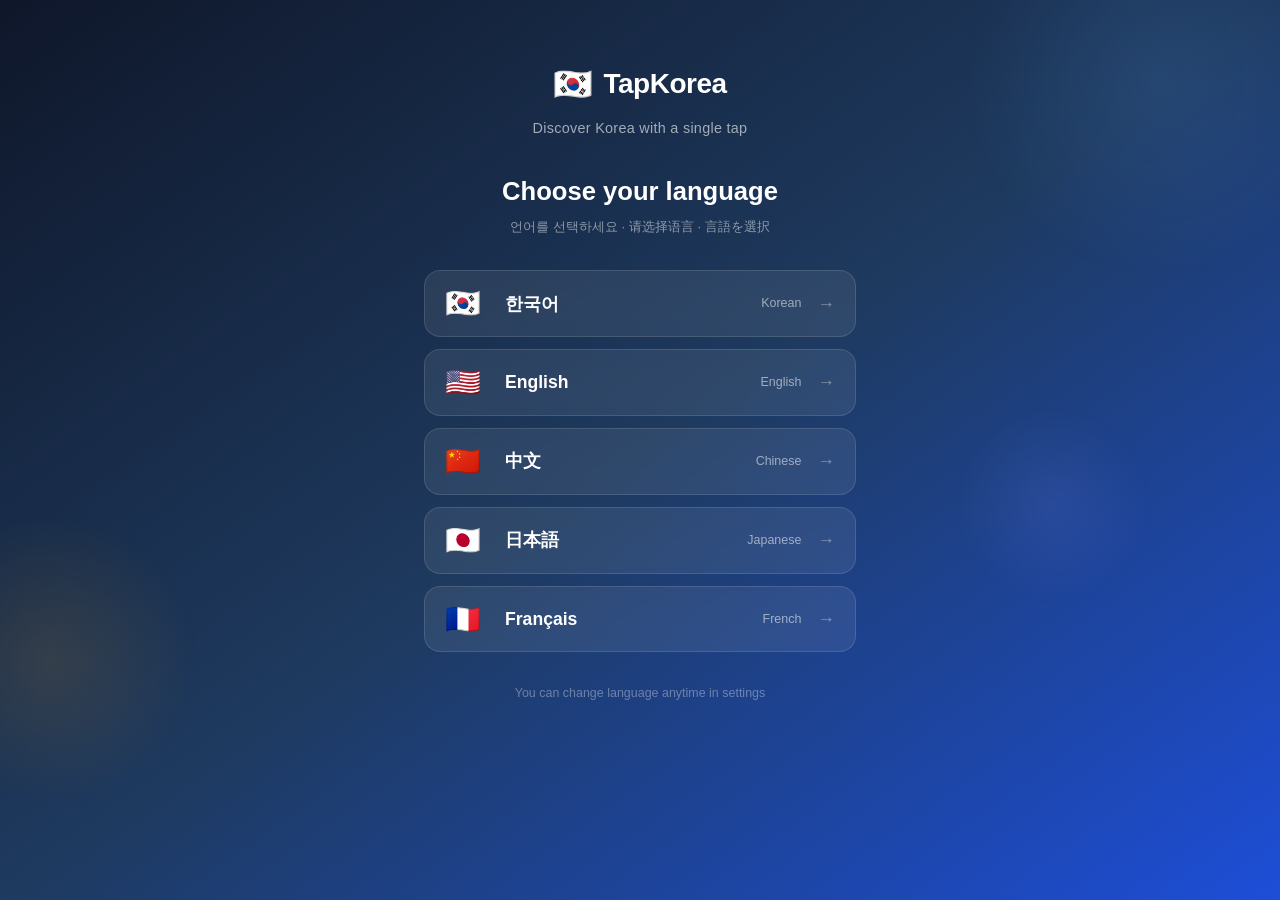
<file: index.html>
<!DOCTYPE html>
<html lang="en">
<head>
  <meta charset="UTF-8" />
  <meta name="viewport" content="width=device-width, initial-scale=1.0, viewport-fit=cover" />
  <title>TapKorea — Select Language</title>
  <link rel="stylesheet" href="styles.css" />
</head>
<body class="lang-select-page">

  <div class="lang-bg">
    <div class="lang-bg-circle c1"></div>
    <div class="lang-bg-circle c2"></div>
    <div class="lang-bg-circle c3"></div>
  </div>

  <main class="lang-container">

    <header class="lang-header">
      <div class="lang-logo">
        <span class="lang-logo-icon">🇰🇷</span>
        <span class="lang-logo-text">TapKorea</span>
      </div>
      <p class="lang-tagline">Discover Korea with a single tap</p>
    </header>

    <section class="lang-prompt">
      <h1 class="lang-title">Choose your language</h1>
      <p class="lang-subtitle">언어를 선택하세요 · 请选择语言 · 言語を選択</p>
    </section>

    <div class="lang-grid" role="list">

      <button class="lang-btn" data-lang="ko" data-name="한국어" role="listitem"
              onclick="selectLanguage('ko')">
        <span class="lang-flag">🇰🇷</span>
        <span class="lang-native">한국어</span>
        <span class="lang-english">Korean</span>
        <span class="lang-arrow">→</span>
      </button>

      <button class="lang-btn" data-lang="en" data-name="English" role="listitem"
              onclick="selectLanguage('en')">
        <span class="lang-flag">🇺🇸</span>
        <span class="lang-native">English</span>
        <span class="lang-english">English</span>
        <span class="lang-arrow">→</span>
      </button>

      <button class="lang-btn" data-lang="zh" data-name="中文" role="listitem"
              onclick="selectLanguage('zh')">
        <span class="lang-flag">🇨🇳</span>
        <span class="lang-native">中文</span>
        <span class="lang-english">Chinese</span>
        <span class="lang-arrow">→</span>
      </button>

      <button class="lang-btn" data-lang="ja" data-name="日本語" role="listitem"
              onclick="selectLanguage('ja')">
        <span class="lang-flag">🇯🇵</span>
        <span class="lang-native">日本語</span>
        <span class="lang-english">Japanese</span>
        <span class="lang-arrow">→</span>
      </button>

      <button class="lang-btn" data-lang="fr" data-name="Français" role="listitem"
              onclick="selectLanguage('fr')">
        <span class="lang-flag">🇫🇷</span>
        <span class="lang-native">Français</span>
        <span class="lang-english">French</span>
        <span class="lang-arrow">→</span>
      </button>

    </div>

    <footer class="lang-footer">
      <p>You can change language anytime in settings</p>
    </footer>

  </main>

  <!-- Transition overlay -->
  <div class="transition-overlay" id="transitionOverlay"></div>

  <script src="app.js"></script>
  <script>
    // If language already saved, skip directly to map
    (function () {
      const saved = localStorage.getItem('tapkorea_lang');
      if (saved) {
        window.location.replace('map.html');
      }
    })();

    function selectLanguage(lang) {
      const btn = document.querySelector(`[data-lang="${lang}"]`);
      if (btn) {
        // Visual feedback
        document.querySelectorAll('.lang-btn').forEach(b => b.classList.remove('selected'));
        btn.classList.add('selected');
      }

      // Save to localStorage
      localStorage.setItem('tapkorea_lang', lang);

      // Animate out and navigate
      const overlay = document.getElementById('transitionOverlay');
      overlay.classList.add('active');
      setTimeout(() => {
        window.location.href = 'map.html';
      }, 400);
    }
  </script>
</body>
</html>
</file>
<file: styles.css>
/* ===================================================
   TapKorea — Mobile-First Styles
   =================================================== */

/* ── Reset & Base ── */
*, *::before, *::after { box-sizing: border-box; margin: 0; padding: 0; }

:root {
  --c-primary:    #3B82F6;
  --c-primary-dk: #1D4ED8;
  --c-accent:     #F59E0B;
  --c-accent-lt:  #FEF3C7;
  --c-red:        #EF4444;
  --c-green:      #10B981;
  --c-bg:         #F8FAFC;
  --c-surface:    #FFFFFF;
  --c-border:     #E2E8F0;
  --c-text:       #0F172A;
  --c-muted:      #64748B;
  --c-subtle:     #94A3B8;

  --radius-sm: 10px;
  --radius-md: 16px;
  --radius-lg: 24px;
  --radius-xl: 32px;

  --shadow-sm: 0 1px 3px rgba(0,0,0,.08), 0 1px 2px rgba(0,0,0,.05);
  --shadow-md: 0 4px 16px rgba(0,0,0,.10);
  --shadow-lg: 0 12px 40px rgba(0,0,0,.15);

  --safe-top:    env(safe-area-inset-top, 0px);
  --safe-bottom: env(safe-area-inset-bottom, 0px);

  --nav-h: 64px;
  --header-h: 118px; /* updated; set dynamically via JS */
}

html { font-size: 16px; -webkit-text-size-adjust: 100%; }

body {
  font-family: -apple-system, BlinkMacSystemFont, 'Segoe UI', 'Noto Sans KR',
               'Noto Sans SC', 'Noto Sans JP', sans-serif;
  background: var(--c-bg);
  color: var(--c-text);
  line-height: 1.5;
  overscroll-behavior: none;
}

button { cursor: pointer; border: none; background: none; font: inherit; }
input  { font: inherit; border: none; outline: none; background: none; }

/* ===================================================
   LANGUAGE SELECTION PAGE
   =================================================== */

body.lang-select-page {
  min-height: 100dvh;
  background: linear-gradient(145deg, #0F172A 0%, #1E3A5F 50%, #1D4ED8 100%);
  display: flex;
  align-items: stretch;
  overflow: hidden;
}

.lang-bg { position: fixed; inset: 0; pointer-events: none; overflow: hidden; }

.lang-bg-circle {
  position: absolute;
  border-radius: 50%;
  opacity: .12;
  animation: floatCircle 8s ease-in-out infinite;
}
.lang-bg-circle.c1 {
  width: 400px; height: 400px;
  background: radial-gradient(circle, #60A5FA, transparent 70%);
  top: -120px; right: -80px;
  animation-delay: 0s;
}
.lang-bg-circle.c2 {
  width: 300px; height: 300px;
  background: radial-gradient(circle, #F59E0B, transparent 70%);
  bottom: 10%; left: -100px;
  animation-delay: -3s;
}
.lang-bg-circle.c3 {
  width: 200px; height: 200px;
  background: radial-gradient(circle, #818CF8, transparent 70%);
  top: 45%; right: 10%;
  animation-delay: -5s;
}

@keyframes floatCircle {
  0%, 100% { transform: translateY(0) scale(1); }
  50%       { transform: translateY(-24px) scale(1.05); }
}

.lang-container {
  position: relative;
  z-index: 1;
  width: 100%;
  max-width: 480px;
  margin: 0 auto;
  padding: calc(var(--safe-top) + 40px) 24px calc(var(--safe-bottom) + 32px);
  display: flex;
  flex-direction: column;
  gap: 32px;
  animation: fadeSlideUp .5s ease both;
}

@keyframes fadeSlideUp {
  from { opacity: 0; transform: translateY(24px); }
  to   { opacity: 1; transform: translateY(0); }
}

.lang-header { text-align: center; }

.lang-logo {
  display: inline-flex;
  align-items: center;
  gap: 10px;
  margin-bottom: 10px;
}
.lang-logo-icon { font-size: 2rem; }
.lang-logo-text {
  font-size: 1.75rem;
  font-weight: 800;
  color: #fff;
  letter-spacing: -.5px;
}

.lang-tagline {
  color: rgba(255,255,255,.6);
  font-size: .9rem;
  letter-spacing: .02em;
}

.lang-prompt { text-align: center; }

.lang-title {
  font-size: 1.6rem;
  font-weight: 700;
  color: #fff;
  margin-bottom: 6px;
}

.lang-subtitle {
  font-size: .82rem;
  color: rgba(255,255,255,.5);
  line-height: 1.7;
}

.lang-grid {
  display: flex;
  flex-direction: column;
  gap: 12px;
}

.lang-btn {
  display: grid;
  grid-template-columns: 48px 1fr auto auto;
  align-items: center;
  gap: 12px;
  width: 100%;
  padding: 18px 20px;
  background: rgba(255,255,255,.08);
  border: 1.5px solid rgba(255,255,255,.12);
  border-radius: var(--radius-md);
  color: #fff;
  text-align: left;
  transition: background .18s, border-color .18s, transform .15s;
  -webkit-tap-highlight-color: transparent;
  backdrop-filter: blur(8px);
}
.lang-btn:active  { transform: scale(.97); }
.lang-btn.selected,
.lang-btn:hover   {
  background: rgba(59,130,246,.35);
  border-color: rgba(59,130,246,.7);
}

.lang-flag   { font-size: 1.8rem; line-height: 1; }
.lang-native { font-size: 1.1rem; font-weight: 700; }
.lang-english {
  font-size: .78rem;
  color: rgba(255,255,255,.55);
  justify-self: end;
  padding-right: 4px;
}
.lang-arrow {
  font-size: 1.1rem;
  color: rgba(255,255,255,.4);
  transition: transform .18s, color .18s;
}
.lang-btn:hover .lang-arrow,
.lang-btn.selected .lang-arrow {
  transform: translateX(4px);
  color: #fff;
}

.lang-footer {
  text-align: center;
  color: rgba(255,255,255,.35);
  font-size: .78rem;
}

/* ===================================================
   PAGE TRANSITION OVERLAY
   =================================================== */

.transition-overlay {
  position: fixed;
  inset: 0;
  background: #0F172A;
  z-index: 9999;
  pointer-events: none;
  opacity: 0;
  transition: opacity .35s ease;
}
.transition-overlay.active { opacity: 1; }

/* ===================================================
   MAP PAGE — BASE
   =================================================== */

body.map-page {
  height: 100dvh;
  overflow: hidden;
}

/* ── App Header ── */
.app-header {
  position: fixed;
  top: 0; left: 0; right: 0;
  z-index: 1000;
  background: var(--c-surface);
  border-bottom: 1px solid var(--c-border);
  padding-top: var(--safe-top);
  box-shadow: var(--shadow-sm);
}

.app-header-inner {
  display: flex;
  align-items: center;
  justify-content: space-between;
  padding: 12px 16px 0;
}

.app-header-left {
  display: flex;
  align-items: center;
  gap: 8px;
}
.app-logo-icon { font-size: 1.4rem; }
.app-logo-name {
  font-size: 1.15rem;
  font-weight: 800;
  color: var(--c-primary);
  letter-spacing: -.3px;
}

.app-header-right { display: flex; gap: 4px; }

.icon-btn {
  width: 40px; height: 40px;
  border-radius: 50%;
  display: flex;
  align-items: center;
  justify-content: center;
  font-size: 1.2rem;
  color: var(--c-text);
  transition: background .15s;
  -webkit-tap-highlight-color: transparent;
}
.icon-btn:active { background: var(--c-bg); }

.search-bar-wrap { padding: 10px 16px 12px; }

.search-bar {
  display: flex;
  align-items: center;
  gap: 10px;
  background: var(--c-bg);
  border: 1.5px solid var(--c-border);
  border-radius: var(--radius-xl);
  padding: 10px 14px;
  transition: border-color .18s, box-shadow .18s;
}
.search-bar:focus-within {
  border-color: var(--c-primary);
  box-shadow: 0 0 0 3px rgba(59,130,246,.12);
}

.search-icon { font-size: 1rem; color: var(--c-muted); flex-shrink: 0; }

.search-input { flex: 1; font-size: .95rem; color: var(--c-text); }
.search-input::placeholder { color: var(--c-subtle); }

.search-clear {
  font-size: .85rem;
  color: var(--c-muted);
  padding: 2px 4px;
  border-radius: 50%;
  opacity: 0;
  transition: opacity .15s;
  pointer-events: none;
}
.search-clear.visible { opacity: 1; pointer-events: auto; }

/* ===================================================
   LEAFLET MAP — FULL SCREEN
   =================================================== */

#map {
  position: fixed;
  top: var(--header-h);
  left: 0; right: 0;
  /* Use env() directly so the map never extends under the nav on any device */
  bottom: calc(var(--nav-h) + env(safe-area-inset-bottom, 0px));
  z-index: 10;
  background: #e8f0f8;
}

/* ── Custom emoji markers ── */
.map-marker-wrapper {
  background: transparent !important;
  border: none !important;
}

.map-marker-pin {
  width: 44px; height: 52px;
  display: flex;
  flex-direction: column;
  align-items: center;
  justify-content: center;
  cursor: pointer;
  filter: drop-shadow(0 3px 6px rgba(0,0,0,.35));
  transition: transform .15s;
}

.map-marker-pin:active { transform: scale(.88); }

.map-marker-pin .pin-bubble {
  width: 40px; height: 40px;
  background: #fff;
  border-radius: 50% 50% 50% 4px;
  transform: rotate(-45deg);
  display: flex;
  align-items: center;
  justify-content: center;
  box-shadow: 0 2px 8px rgba(0,0,0,.2);
  border: 2.5px solid var(--c-primary);
  transition: border-color .2s, transform .2s;
  flex-shrink: 0;
}

.map-marker-pin .pin-bubble.category-heritage { border-color: #7C3AED; }
.map-marker-pin .pin-bubble.category-culture  { border-color: #059669; }
.map-marker-pin .pin-bubble.category-landmark { border-color: #2563EB; }
.map-marker-pin .pin-bubble.category-shopping { border-color: #DB2777; }

.map-marker-pin .pin-bubble span {
  font-size: 1.1rem;
  line-height: 1;
  transform: rotate(45deg);
  display: block;
}

.map-marker-pin .pin-tail {
  width: 3px; height: 10px;
  background: var(--c-primary);
  border-radius: 0 0 2px 2px;
  margin-top: -2px;
}

/* Highlighted / pulsing marker */
.map-marker-pin.highlight .pin-bubble {
  animation: markerPulse 1.2s ease-in-out 2;
}
@keyframes markerPulse {
  0%,100% { transform: rotate(-45deg) scale(1); }
  50%      { transform: rotate(-45deg) scale(1.2); box-shadow: 0 4px 16px rgba(59,130,246,.5); }
}

/* Leaflet overrides — keep inside map z-stack */
.leaflet-top, .leaflet-bottom { z-index: 20 !important; }
.leaflet-control             { z-index: 20 !important; }

/* Attribution style */
.leaflet-control-attribution {
  font-size: .6rem !important;
  background: rgba(255,255,255,.75) !important;
  backdrop-filter: blur(4px);
  border-radius: 6px 0 0 0 !important;
}

/* ===================================================
   REGION FAB
   =================================================== */

.fab-regions {
  position: fixed;
  left: 16px;
  bottom: calc(var(--nav-h) + env(safe-area-inset-bottom, 0px) + 14px);
  z-index: 50;
  display: flex;
  align-items: center;
  gap: 6px;
  padding: 11px 18px 11px 14px;
  background: var(--c-surface);
  border-radius: var(--radius-xl);
  box-shadow: var(--shadow-md), 0 0 0 1.5px var(--c-border);
  font-size: .88rem;
  font-weight: 700;
  color: var(--c-text);
  transition: transform .15s, box-shadow .15s;
  -webkit-tap-highlight-color: transparent;
}
.fab-regions:active {
  transform: scale(.95);
  box-shadow: var(--shadow-sm);
}
.fab-icon { font-size: 1.2rem; line-height: 1; }

/* ===================================================
   BOTTOM NAV
   =================================================== */

.bottom-nav {
  position: fixed;
  bottom: 0; left: 0; right: 0;
  z-index: 1000;
  /* No explicit height — padding-bottom drives safe-area extension */
  /* Use env() directly for widest browser compatibility */
  padding-bottom: env(safe-area-inset-bottom, 0px);
  /* min-height guards devices that return 0 for safe-area unexpectedly */
  min-height: calc(var(--nav-h) + env(safe-area-inset-bottom, 0px));
  background: var(--c-surface);
  border-top: 1px solid var(--c-border);
  display: flex;
  align-items: flex-start;
  justify-content: space-around;
  box-shadow: 0 -4px 16px rgba(0,0,0,.06);
  /* Prevent iOS rubber-band from exposing gap below nav */
  -webkit-backface-visibility: hidden;
  backface-visibility: hidden;
}

.nav-item {
  flex: 1;
  display: flex;
  flex-direction: column;
  align-items: center;
  justify-content: center;
  gap: 3px;
  /* Balanced padding — top+bottom so tap area is centred in the nav zone */
  padding: 8px 4px 10px;
  min-height: var(--nav-h);
  height: var(--nav-h);
  color: var(--c-subtle);
  transition: color .15s;
  -webkit-tap-highlight-color: transparent;
  /* Keep touch-action for gesture nav compatibility */
  touch-action: manipulation;
}
.nav-item.active { color: var(--c-primary); }
.nav-icon { font-size: 1.4rem; line-height: 1; }
.nav-label { font-size: .67rem; font-weight: 600; letter-spacing: .02em; }

.nav-scan-icon { animation: scanPulse 2s ease-in-out infinite; }
@keyframes scanPulse {
  0%,100% { transform: scale(1); }
  50%      { transform: scale(1.15); }
}

/* ===================================================
   BOTTOM SHEET — SHARED
   =================================================== */

.sheet-backdrop {
  position: fixed;
  inset: 0;
  background: rgba(0,0,0,.45);
  z-index: 200;
  opacity: 0;
  pointer-events: none;
  transition: opacity .3s;
  backdrop-filter: blur(2px);
}
.sheet-backdrop.open { opacity: 1; pointer-events: auto; }

.bottom-sheet {
  position: fixed;
  bottom: 0; left: 0; right: 0;
  z-index: 201;
  background: var(--c-surface);
  border-radius: var(--radius-lg) var(--radius-lg) 0 0;
  /* Must clear the fixed bottom nav (--nav-h) + device safe area + breathing room */
  padding-bottom: calc(var(--nav-h) + var(--safe-bottom) + 20px);
  max-height: 85dvh;
  overflow-y: auto;
  transform: translateY(110%);
  transition: transform .38s cubic-bezier(.32,0,.15,1);
  box-shadow: 0 -8px 40px rgba(0,0,0,.18);
  -webkit-overflow-scrolling: touch;
  overscroll-behavior: contain;
}
.bottom-sheet.open { transform: translateY(0); }

.sheet-handle {
  width: 40px; height: 4px;
  background: var(--c-border);
  border-radius: 2px;
  margin: 14px auto 6px;
  flex-shrink: 0;
}

/* ── Location detail sheet content ── */
.sheet-content { padding: 12px 20px 0; }

.sheet-hero {
  display: flex;
  align-items: center;
  gap: 16px;
  margin-bottom: 16px;
}
.sheet-emoji {
  width: 72px; height: 72px;
  background: var(--c-bg);
  border-radius: var(--radius-md);
  display: flex;
  align-items: center;
  justify-content: center;
  font-size: 2.5rem;
  flex-shrink: 0;
}
.sheet-title {
  font-size: 1.15rem;
  font-weight: 800;
  color: var(--c-text);
  margin-bottom: 4px;
  line-height: 1.3;
}
.sheet-meta {
  display: flex;
  align-items: center;
  gap: 6px;
  font-size: .82rem;
  color: var(--c-muted);
}
.sheet-rating {
  font-weight: 700;
  color: var(--c-accent);
  display: flex;
  align-items: center;
  gap: 2px;
}

.sheet-desc {
  font-size: .88rem;
  color: var(--c-muted);
  line-height: 1.65;
  margin-bottom: 20px;
}

.sheet-info-row {
  display: grid;
  grid-template-columns: repeat(3, 1fr);
  gap: 10px;
  margin-bottom: 20px;
}

.info-chip {
  background: var(--c-bg);
  border-radius: var(--radius-sm);
  padding: 10px 8px;
  text-align: center;
  border: 1px solid var(--c-border);
}
.info-chip .info-icon { font-size: 1.2rem; display: block; margin-bottom: 4px; }
.info-chip .info-label {
  font-size: .62rem;
  color: var(--c-muted);
  font-weight: 600;
  text-transform: uppercase;
  letter-spacing: .04em;
  display: block;
  margin-bottom: 2px;
}
.info-chip .info-val {
  font-size: .8rem;
  font-weight: 700;
  color: var(--c-text);
  display: block;
}

.sheet-actions {
  display: grid;
  grid-template-columns: 1fr 1fr;
  gap: 10px;
}

.btn-primary {
  display: flex;
  align-items: center;
  justify-content: center;
  gap: 6px;
  padding: 14px;
  background: var(--c-primary);
  color: #fff;
  border-radius: var(--radius-md);
  font-size: .88rem;
  font-weight: 700;
  transition: background .15s, transform .12s;
  -webkit-tap-highlight-color: transparent;
}
.btn-primary:active { background: var(--c-primary-dk); transform: scale(.97); }

.btn-outline {
  display: flex;
  align-items: center;
  justify-content: center;
  gap: 6px;
  padding: 14px;
  background: var(--c-surface);
  color: var(--c-primary);
  border: 1.5px solid var(--c-primary);
  border-radius: var(--radius-md);
  font-size: .88rem;
  font-weight: 700;
  transition: background .15s, transform .12s;
  -webkit-tap-highlight-color: transparent;
}
.btn-outline:active { background: #EFF6FF; transform: scale(.97); }

/* ===================================================
   REGION SHEET
   =================================================== */

.region-bottom-sheet {
  max-height: 72dvh;
  z-index: 250;
  /* Inherits padding-bottom from .bottom-sheet — no override needed */
}

.region-sheet-inner {
  padding: 0 16px 8px;
}

.region-sheet-header {
  display: flex;
  align-items: center;
  justify-content: space-between;
  padding: 8px 0 16px;
  border-bottom: 1px solid var(--c-border);
  margin-bottom: 16px;
}

.region-sheet-title {
  font-size: 1rem;
  font-weight: 800;
  color: var(--c-text);
}

.modal-close-btn {
  width: 32px; height: 32px;
  border-radius: 50%;
  display: flex;
  align-items: center;
  justify-content: center;
  color: var(--c-muted);
  font-size: .9rem;
  transition: background .15s;
}
.modal-close-btn:active { background: var(--c-bg); }

/* Region grid: "All Korea" full-width + 3-col grid for 9 regions */
.region-grid {
  display: grid;
  grid-template-columns: repeat(3, 1fr);
  gap: 10px;
}

.region-card {
  display: flex;
  flex-direction: column;
  align-items: center;
  justify-content: center;
  gap: 5px;
  padding: 14px 8px;
  background: var(--c-bg);
  border: 2px solid var(--c-border);
  border-radius: var(--radius-md);
  text-align: center;
  transition: background .15s, border-color .15s, transform .12s;
  -webkit-tap-highlight-color: transparent;
  cursor: pointer;
}
.region-card:active  { transform: scale(.94); }
.region-card.active  {
  background: #EFF6FF;
  border-color: var(--c-primary);
}

/* "All Korea" spans full width */
.region-card-all {
  grid-column: 1 / -1;
  flex-direction: row;
  justify-content: center;
  gap: 10px;
  padding: 14px 20px;
}

.region-card-emoji { font-size: 1.6rem; line-height: 1; }
.region-card-name  {
  font-size: .8rem;
  font-weight: 700;
  color: var(--c-text);
  line-height: 1.2;
}
.region-card.active .region-card-name { color: var(--c-primary); }
.region-card-count {
  font-size: .68rem;
  color: var(--c-muted);
  font-weight: 500;
}

/* ===================================================
   LANGUAGE PICKER MODAL
   =================================================== */

.modal-backdrop {
  position: fixed;
  inset: 0;
  background: rgba(0,0,0,.4);
  z-index: 300;
  opacity: 0;
  pointer-events: none;
  transition: opacity .25s;
  backdrop-filter: blur(2px);
}
.modal-backdrop.open { opacity: 1; pointer-events: auto; }

.lang-modal {
  position: fixed;
  top: 50%; left: 50%;
  transform: translate(-50%, -50%) scale(.92);
  z-index: 301;
  background: var(--c-surface);
  border-radius: var(--radius-lg);
  width: min(340px, calc(100vw - 40px));
  overflow: hidden;
  opacity: 0;
  pointer-events: none;
  transition: transform .25s cubic-bezier(.32,0,.15,1), opacity .25s;
  box-shadow: var(--shadow-lg);
}
.lang-modal.open {
  transform: translate(-50%, -50%) scale(1);
  opacity: 1;
  pointer-events: auto;
}

.lang-modal-header {
  display: flex;
  align-items: center;
  justify-content: space-between;
  padding: 18px 20px;
  border-bottom: 1px solid var(--c-border);
}
.lang-modal-header h3 { font-size: 1rem; font-weight: 700; }

.lang-modal-list { display: flex; flex-direction: column; }

.lang-modal-item {
  display: flex;
  align-items: center;
  gap: 14px;
  padding: 15px 20px;
  font-size: 1rem;
  font-weight: 600;
  color: var(--c-text);
  border-bottom: 1px solid var(--c-border);
  transition: background .15s;
  -webkit-tap-highlight-color: transparent;
}
.lang-modal-item:last-child { border-bottom: none; }
.lang-modal-item:active     { background: var(--c-bg); }
.lang-modal-item.active     { color: var(--c-primary); background: #EFF6FF; }
.lang-modal-item span:first-child { font-size: 1.5rem; }

/* ===================================================
   CARD TAGS (used in sheet)
   =================================================== */

.card-tag {
  display: inline-block;
  padding: 2px 8px;
  border-radius: 20px;
  font-size: .7rem;
  font-weight: 600;
  background: var(--c-accent-lt);
  color: #92400E;
  margin-top: 4px;
}
.card-tag.heritage { background: #EDE9FE; color: #5B21B6; }
.card-tag.culture  { background: #DCFCE7; color: #166534; }
.card-tag.landmark { background: #DBEAFE; color: #1E40AF; }
.card-tag.shopping { background: #FCE7F3; color: #9D174D; }

/* ===================================================
   TOAST
   =================================================== */

.toast {
  position: fixed;
  bottom: calc(var(--nav-h) + env(safe-area-inset-bottom, 0px) + 14px);
  left: 50%;
  transform: translateX(-50%) translateY(16px);
  z-index: 500;
  background: rgba(15,23,42,.92);
  color: #fff;
  font-size: .85rem;
  font-weight: 600;
  padding: 10px 20px;
  border-radius: var(--radius-xl);
  white-space: nowrap;
  opacity: 0;
  transition: opacity .25s, transform .25s;
  pointer-events: none;
  backdrop-filter: blur(8px);
  box-shadow: var(--shadow-md);
}
.toast.show {
  opacity: 1;
  transform: translateX(-50%) translateY(0);
}

/* ===================================================
   SEARCH RESULTS OVERLAY (floating over map)
   =================================================== */

.search-results {
  position: fixed;
  left: 12px; right: 12px;
  z-index: 200;
  background: var(--c-surface);
  border-radius: var(--radius-md);
  box-shadow: var(--shadow-lg);
  overflow: hidden;
  max-height: 280px;
  overflow-y: auto;
  display: none;
  border: 1px solid var(--c-border);
}
.search-results.visible { display: block; }

.search-result-item {
  display: flex;
  align-items: center;
  gap: 12px;
  padding: 12px 16px;
  border-bottom: 1px solid var(--c-border);
  cursor: pointer;
  transition: background .15s;
  -webkit-tap-highlight-color: transparent;
}
.search-result-item:last-child { border-bottom: none; }
.search-result-item:active { background: var(--c-bg); }
.search-result-emoji { font-size: 1.4rem; flex-shrink: 0; }
.search-result-name  { font-size: .9rem; font-weight: 600; color: var(--c-text); }
.search-result-region {
  font-size: .72rem;
  color: var(--c-muted);
  margin-top: 1px;
}

/* ===================================================
   SEARCH RESULTS PANEL (full-panel below header)
   =================================================== */

.search-panel {
  position: fixed;
  top: var(--header-h);
  left: 0; right: 0;
  bottom: calc(var(--nav-h) + var(--safe-bottom));
  z-index: 500;
  background: var(--c-surface);
  display: none;
  flex-direction: column;
  overflow: hidden;
}
.search-panel.active { display: flex; }

.search-panel-top {
  display: flex;
  align-items: center;
  gap: 8px;
  padding: 10px 14px;
  border-bottom: 1px solid var(--c-border);
  flex-shrink: 0;
  background: var(--c-surface);
}

.search-filter-chips {
  display: flex;
  gap: 6px;
  overflow-x: auto;
  -webkit-overflow-scrolling: touch;
  scrollbar-width: none;
  flex: 1;
  padding-bottom: 1px; /* prevent clipping of border-bottom */
}
.search-filter-chips::-webkit-scrollbar { display: none; }

.search-filter-chip {
  display: inline-flex;
  align-items: center;
  gap: 4px;
  padding: 5px 11px;
  background: var(--c-bg);
  border: 1.5px solid var(--c-border);
  border-radius: 20px;
  font-size: .78rem;
  font-weight: 600;
  color: var(--c-muted);
  white-space: nowrap;
  -webkit-tap-highlight-color: transparent;
  transition: background .15s, border-color .15s, color .15s;
  flex-shrink: 0;
  cursor: pointer;
}
.search-filter-chip.active {
  background: var(--c-primary);
  border-color: var(--c-primary);
  color: #fff;
}
.search-filter-chip:active { transform: scale(.96); }

.chip-cnt {
  background: rgba(0,0,0,.12);
  border-radius: 10px;
  padding: 1px 5px;
  font-size: .7rem;
  font-weight: 700;
}
.search-filter-chip.active .chip-cnt { background: rgba(255,255,255,.25); }

.search-result-count {
  font-size: .78rem;
  font-weight: 600;
  color: var(--c-muted);
  white-space: nowrap;
  flex-shrink: 0;
}

.search-result-list {
  flex: 1;
  overflow-y: auto;
  -webkit-overflow-scrolling: touch;
  overscroll-behavior: contain;
}

/* Search result card — used inside .search-result-list */
.search-result-card {
  display: flex;
  align-items: center;
  gap: 12px;
  padding: 12px 16px;
  border-bottom: 1px solid var(--c-border);
  cursor: pointer;
  -webkit-tap-highlight-color: transparent;
  transition: background .12s;
}
.search-result-card:last-child { border-bottom: none; }
.search-result-card:active { background: var(--c-bg); }

.src-num {
  width: 26px; height: 26px;
  border-radius: 50%;
  color: #fff;
  font-size: .74rem;
  font-weight: 800;
  display: flex;
  align-items: center;
  justify-content: center;
  flex-shrink: 0;
}
.src-emoji { font-size: 1.4rem; line-height: 1; flex-shrink: 0; }
.src-info {
  flex: 1;
  min-width: 0;
  display: flex;
  flex-direction: column;
  gap: 2px;
}
.src-name {
  font-size: .9rem;
  font-weight: 700;
  color: var(--c-text);
  white-space: nowrap;
  overflow: hidden;
  text-overflow: ellipsis;
}
.src-sub {
  display: flex;
  align-items: center;
  gap: 6px;
  font-size: .72rem;
  color: var(--c-muted);
}
.src-badge {
  display: inline-block;
  padding: 1px 7px;
  border-radius: 8px;
  font-size: .68rem;
  font-weight: 700;
  text-transform: uppercase;
  letter-spacing: .04em;
}
.src-badge.location { background: #eff6ff; color: #1d4ed8; }
.src-badge.event    { background: #fff7ed; color: #c2410c; }
.src-badge.partner  { background: #f0fdf4; color: #166534; }
.src-badge.route    { background: #f5f3ff; color: #7c3aed; }

.src-meta { flex-shrink: 0; text-align: right; }
.src-meta-val { font-size: .82rem; font-weight: 700; color: var(--c-muted); }

.search-no-results {
  display: flex;
  flex-direction: column;
  align-items: center;
  justify-content: center;
  padding: 52px 24px;
  gap: 10px;
}
.search-no-results-icon { font-size: 2.5rem; }
.search-no-results-text { font-size: .9rem; color: var(--c-muted); font-weight: 500; }

/* ===================================================
   DESKTOP CLAMP (> 520px)
   =================================================== */

@media (min-width: 520px) {
  .lang-container { padding-top: 60px; }

  /* Center all fixed UI elements */
  .app-header,
  .bottom-nav,
  .fab-regions,
  .toast {
    left: 50%;
    transform: translateX(-50%);
    width: 520px;
    max-width: 520px;
  }

  /* Map: use calc instead of transform to avoid Leaflet issues */
  #map {
    left: calc(50% - 260px);
    right: auto;
    width: 520px;
  }

  .fab-regions {
    /* override transform from above — needs left offset within 520px column */
    left: calc(50% - 260px + 16px);
    transform: none;
    width: auto;
  }

  .toast {
    transform: translateX(-50%);
  }

  .bottom-sheet,
  .region-bottom-sheet {
    left: calc(50% - 260px);
    right: auto;
    width: 520px;
  }

  .search-panel {
    left: calc(50% - 260px);
    right: auto;
    width: 520px;
  }

  .sheet-backdrop,
  .modal-backdrop,
  #regionBackdrop,
  #sheetBackdrop { /* full-screen overlays stay full width */ }

  .search-results {
    left: calc(50% - 260px + 12px);
    right: calc(50% - 260px + 12px);
    width: auto;
  }

  .review-route-bar {
    left: calc(50% - 260px + 12px);
    right: calc(50% - 260px + 12px);
  }

  .my-plan-sheet {
    left: calc(50% - 260px);
    right: auto;
    width: 520px;
  }

  body.map-page { background: #CBD5E1; }
}

/* ===================================================
   ROUTE MARKERS  (large indigo circle)
   =================================================== */

.map-marker-route {
  width: 48px; height: 48px;
  background: linear-gradient(135deg, #4f46e5, #7c3aed);
  border-radius: 50%;
  display: flex; align-items: center; justify-content: center;
  font-size: 1.35rem; line-height: 1;
  box-shadow: 0 3px 14px rgba(79,70,229,.5);
  border: 3px solid #fff;
  cursor: pointer;
  transition: transform .15s;
}
.map-marker-route:active { transform: scale(.88); }

/* ===================================================
   EVENT / FESTIVAL MARKERS  (pulsing warm circle)
   =================================================== */

.map-marker-event {
  width: 42px; height: 42px;
  background: linear-gradient(135deg, #f59e0b, #ef4444);
  border-radius: 50%;
  display: flex; align-items: center; justify-content: center;
  font-size: 1.2rem; line-height: 1;
  box-shadow: 0 2px 10px rgba(245,158,11,.5);
  border: 2.5px solid #fff;
  cursor: pointer;
  animation: eventGlow 2.5s ease-in-out infinite;
  transition: transform .15s;
}
.map-marker-event:active { transform: scale(.88); animation: none; }

@keyframes eventGlow {
  0%,100% { box-shadow: 0 2px 10px rgba(245,158,11,.5); }
  50%      { box-shadow: 0 2px 22px rgba(245,158,11,.75), 0 0 0 8px rgba(245,158,11,.12); }
}

/* ===================================================
   PARTNER BUSINESS MARKERS  (rounded green square)
   =================================================== */

.map-marker-partner {
  width: 38px; height: 38px;
  background: linear-gradient(135deg, #059669, #10b981);
  border-radius: 10px;
  display: flex; align-items: center; justify-content: center;
  font-size: 1.15rem; line-height: 1;
  box-shadow: 0 2px 10px rgba(16,185,129,.45);
  border: 2.5px solid #fff;
  cursor: pointer;
  transition: transform .15s, box-shadow .15s;
}
.map-marker-partner:active { transform: scale(.88); }

/* ===================================================
   DETAIL CARD — IMAGE HEADER (full-bleed in sheet)
   =================================================== */

.detail-img-header {
  display: none;           /* toggled to flex by JS */
  width: 100%;
  height: 200px;
  align-items: center;
  justify-content: center;
  position: relative;
  overflow: hidden;
  flex-shrink: 0;
}

.detail-img-emoji {
  font-size: 5.5rem;
  line-height: 1;
  filter: drop-shadow(0 6px 20px rgba(0,0,0,.35));
  position: relative;
  z-index: 1;
}

/* bottom fade so content below reads cleanly */
.detail-img-header::after {
  content: '';
  position: absolute;
  bottom: 0; left: 0; right: 0;
  height: 55%;
  background: linear-gradient(transparent, rgba(0,0,0,.28));
}

/* ===================================================
   DETAIL CARD — TYPE BADGES & METADATA
   =================================================== */

.detail-type-row {
  display: flex;
  align-items: center;
  gap: 8px;
  margin-bottom: 10px;
  flex-wrap: wrap;
}

.detail-type-badge {
  display: inline-flex;
  align-items: center;
  gap: 4px;
  padding: 4px 10px;
  border-radius: 20px;
  font-size: .72rem;
  font-weight: 700;
  letter-spacing: .02em;
}
.detail-type-badge.route   { background: #ede9fe; color: #5b21b6; }
.detail-type-badge.event   { background: #fff7ed; color: #c2410c; }
.detail-type-badge.partner { background: #dcfce7; color: #166534; }
.detail-type-badge.spot    { background: #eff6ff; color: #1d4ed8; }
.detail-type-badge.cat     { background: var(--c-bg); color: var(--c-muted); border: 1px solid var(--c-border); }

/* ===================================================
   ROUTE DETAIL — STOPS LIST
   =================================================== */

.route-stops {
  margin: 14px 0 20px;
  border-radius: var(--radius-sm);
  overflow: hidden;
  border: 1px solid var(--c-border);
}

.route-stop {
  display: flex;
  align-items: center;
  gap: 10px;
  padding: 11px 14px;
  background: var(--c-surface);
  border-bottom: 1px solid var(--c-border);
  font-size: .85rem;
}
.route-stop:last-child { border-bottom: none; }

.route-stop-dot {
  width: 10px; height: 10px;
  border-radius: 50%;
  background: var(--c-primary);
  flex-shrink: 0;
  box-shadow: 0 0 0 3px rgba(59,130,246,.2);
}
.route-stop:first-child .route-stop-dot {
  background: #10b981;
  box-shadow: 0 0 0 3px rgba(16,185,129,.2);
}
.route-stop:last-child .route-stop-dot {
  background: #ef4444;
  box-shadow: 0 0 0 3px rgba(239,68,68,.2);
}

.route-stop-name { font-weight: 600; color: var(--c-text); flex: 1; }
.route-stop-num  {
  font-size: .68rem;
  font-weight: 700;
  color: var(--c-muted);
  background: var(--c-bg);
  border: 1px solid var(--c-border);
  border-radius: 50%;
  width: 20px; height: 20px;
  display: flex; align-items: center; justify-content: center;
  flex-shrink: 0;
}

/* ===================================================
   PARTNER DETAIL — HOURS / PRICE ROW
   =================================================== */

.partner-meta-row {
  display: flex;
  align-items: center;
  gap: 8px;
  margin-bottom: 14px;
  flex-wrap: wrap;
}

.partner-meta-pill {
  display: inline-flex;
  align-items: center;
  gap: 5px;
  padding: 6px 14px;
  background: var(--c-bg);
  border: 1px solid var(--c-border);
  border-radius: var(--radius-xl);
  font-size: .82rem;
  font-weight: 600;
  color: var(--c-text);
}

/* ===================================================
   TRAVELER REVIEWS — SHEET SECTION
   =================================================== */

.reviews-section {
  margin-top: 24px;
  padding-top: 20px;
  border-top: 1px solid var(--c-border);
}

.reviews-header {
  display: flex;
  align-items: center;
  gap: 8px;
  margin-bottom: 14px;
}

.reviews-title {
  font-size: .9rem;
  font-weight: 800;
  color: var(--c-text);
}

.reviews-count {
  display: inline-flex;
  align-items: center;
  justify-content: center;
  min-width: 22px;
  height: 22px;
  padding: 0 6px;
  background: var(--c-primary);
  color: #fff;
  border-radius: 11px;
  font-size: .68rem;
  font-weight: 700;
}

.review-card {
  background: var(--c-bg);
  border: 1px solid var(--c-border);
  border-radius: var(--radius-md);
  padding: 14px;
  margin-bottom: 12px;
}
.review-card:last-child { margin-bottom: 0; }

.review-card-header {
  display: flex;
  align-items: center;
  gap: 10px;
  margin-bottom: 10px;
}

.review-avatar {
  width: 40px; height: 40px;
  border-radius: 50%;
  background: var(--c-surface);
  border: 1.5px solid var(--c-border);
  display: flex;
  align-items: center;
  justify-content: center;
  font-size: 1.25rem;
  flex-shrink: 0;
}

.review-meta { flex: 1; min-width: 0; }

.review-name {
  font-size: .85rem;
  font-weight: 700;
  color: var(--c-text);
  white-space: nowrap;
  overflow: hidden;
  text-overflow: ellipsis;
}

.review-stars {
  display: flex;
  align-items: center;
  gap: 5px;
  font-size: .78rem;
  color: #f59e0b;
  margin-top: 2px;
}

.review-date {
  color: var(--c-muted);
  font-size: .7rem;
}

.review-dur-badge {
  flex-shrink: 0;
  padding: 4px 10px;
  background: var(--c-surface);
  border: 1px solid var(--c-border);
  border-radius: 20px;
  font-size: .72rem;
  font-weight: 600;
  color: var(--c-muted);
}

.review-text {
  font-size: .83rem;
  color: var(--c-muted);
  line-height: 1.65;
  font-style: italic;
  margin-bottom: 12px;
}

.review-route-btn {
  width: 100%;
  padding: 11px 14px;
  background: linear-gradient(135deg, #1e3a8a, #3b82f6);
  color: #fff;
  border-radius: var(--radius-sm);
  font-size: .82rem;
  font-weight: 700;
  text-align: center;
  transition: opacity .15s, transform .12s;
  -webkit-tap-highlight-color: transparent;
}
.review-route-btn:active { opacity: .85; transform: scale(.97); }

/* ===================================================
   REVIEWER ROUTE — MAP MARKERS
   =================================================== */

.review-day-label {
  padding: 5px 12px;
  border-radius: 20px;
  font-size: .72rem;
  font-weight: 800;
  color: #fff;
  white-space: nowrap;
  box-shadow: 0 3px 10px rgba(0,0,0,.3);
  border: 2px solid rgba(255,255,255,.65);
  line-height: 1.4;
  cursor: default;
  user-select: none;
}

.review-stop-dot {
  width: 26px; height: 26px;
  border-radius: 50%;
  display: flex;
  align-items: center;
  justify-content: center;
  font-size: .65rem;
  font-weight: 800;
  color: #fff;
  border: 2.5px solid #fff;
  box-shadow: 0 2px 8px rgba(0,0,0,.3);
  cursor: pointer;
  line-height: 1;
  transition: transform .12s;
}
.review-stop-dot:active { transform: scale(.88); }

/* Leaflet tooltip for stop names */
.review-stop-tooltip {
  background: rgba(15,23,42,.88) !important;
  color: #fff !important;
  border: none !important;
  border-radius: 8px !important;
  font-size: .76rem !important;
  font-weight: 600 !important;
  padding: 5px 10px !important;
  white-space: nowrap !important;
  backdrop-filter: blur(4px);
  box-shadow: 0 2px 10px rgba(0,0,0,.25) !important;
}
.review-stop-tooltip::before {
  border-top-color: rgba(15,23,42,.88) !important;
}

/* Travel-time badge shown between route segments */
.route-segment-badge {
  display: inline-flex;
  align-items: center;
  justify-content: center;
  padding: 4px 9px;
  border-radius: 14px;
  background: rgba(15,23,42,.86);
  color: #fff;
  border: 1px solid rgba(255,255,255,.18);
  font-size: .67rem;
  font-weight: 700;
  white-space: nowrap;
  line-height: 1.2;
  box-shadow: 0 2px 8px rgba(0,0,0,.28);
  backdrop-filter: blur(4px);
  pointer-events: none;
}
.route-segment-badge.day-boundary {
  background: rgba(124,58,237,.9);
  border-color: rgba(255,255,255,.25);
}

body.nav-active .app-header,
body.nav-active .bottom-nav,
body.nav-active .fab-regions,
body.nav-active .review-route-bar {
  opacity: 0;
  pointer-events: none;
  transform: translateY(-8px);
}

body.nav-active #map {
  top: 0;
  bottom: 0;
}

/* Route preview panel (step 1) */
.route-preview-panel {
  position: fixed;
  left: 12px;
  right: 12px;
  bottom: calc(var(--nav-h) + env(safe-area-inset-bottom, 0px) + 10px);
  z-index: 85;
  background: rgba(255,255,255,.96);
  border-radius: 20px;
  box-shadow: var(--shadow-lg), 0 0 0 1px rgba(15,23,42,.06);
  padding: 14px;
  display: none;
}
.route-preview-panel.visible { display: block; }
.rpp-top {
  display: flex;
  align-items: center;
  justify-content: space-between;
  margin-bottom: 8px;
}
.rpp-title { font-size: .95rem; font-weight: 900; color: var(--c-text); }
.rpp-close {
  width: 30px; height: 30px;
  border-radius: 50%;
  background: var(--c-bg);
  color: var(--c-muted);
  font-weight: 900;
  display: flex; align-items: center; justify-content: center;
}
.rpp-meta {
  font-size: .78rem;
  color: var(--c-muted);
  line-height: 1.45;
  margin-bottom: 12px;
}
.rpp-start-btn {
  width: 100%;
  padding: 14px 14px;
  border-radius: 16px;
  background: linear-gradient(135deg,#2563eb,#3b82f6);
  color: #fff;
  font-size: .95rem;
  font-weight: 900;
  text-align: center;
  -webkit-tap-highlight-color: transparent;
}

/* Top navigation instruction */
.nav-instruction-bar {
  position: fixed;
  top: calc(var(--safe-top) + 10px);
  left: 12px;
  right: 12px;
  z-index: 90;
  display: none;
  background: linear-gradient(135deg, rgba(37,99,235,.96), rgba(29,78,216,.96));
  color: #fff;
  border-radius: 18px;
  padding: 14px 16px;
  box-shadow: 0 10px 30px rgba(29,78,216,.28);
  backdrop-filter: blur(14px);
}
.nav-instruction-bar.visible { display: block; }
.nib-distance {
  font-size: 1.05rem;
  font-weight: 900;
  margin-bottom: 2px;
}
.nib-text {
  font-size: .86rem;
  font-weight: 700;
  line-height: 1.35;
}

/* Navigation guide panel */
.nav-guide-panel {
  position: fixed;
  left: 12px;
  right: 12px;
  bottom: calc(env(safe-area-inset-bottom, 0px) + 12px);
  z-index: 80;
  background: rgba(15,23,42,.93);
  color: #fff;
  border-radius: 20px;
  box-shadow: var(--shadow-lg), 0 0 0 1px rgba(255,255,255,.08);
  backdrop-filter: blur(14px);
  padding: 14px;
  display: none;
}
.nav-guide-panel.visible { display: block; }
.ngp-top {
  display: flex;
  align-items: center;
  justify-content: space-between;
  margin-bottom: 8px;
}
.ngp-title { font-size: .86rem; font-weight: 800; }
.ngp-progress-text {
  font-size: .7rem;
  color: rgba(255,255,255,.58);
  margin-top: 2px;
  font-weight: 700;
}
.ngp-close {
  width: 28px; height: 28px;
  border-radius: 50%;
  background: rgba(255,255,255,.14);
  color: #fff;
  font-size: .82rem;
  display: flex; align-items: center; justify-content: center;
}
.ngp-progress-bar {
  width: 100%;
  height: 6px;
  background: rgba(255,255,255,.12);
  border-radius: 999px;
  overflow: hidden;
  margin-bottom: 12px;
}
.ngp-progress-fill {
  height: 100%;
  width: 0%;
  background: linear-gradient(90deg, #f59e0b, #fbbf24);
  border-radius: inherit;
  transition: width .25s ease;
}
.ngp-body { display: grid; gap: 8px; margin-bottom: 12px; }
.ngp-row { display: flex; align-items: center; gap: 8px; font-size: .78rem; }
.ngp-row-primary .ngp-v { font-size: .95rem; font-weight: 800; }
.ngp-k { color: rgba(255,255,255,.58); min-width: 34px; font-weight: 700; }
.ngp-v { color: #fff; font-weight: 600; }
.ngp-stat-grid {
  display: grid;
  grid-template-columns: 1fr 1fr;
  gap: 8px;
}
.ngp-stat-card {
  background: rgba(255,255,255,.06);
  border: 1px solid rgba(255,255,255,.08);
  border-radius: 14px;
  padding: 10px 12px;
}
.ngp-stat-label {
  display: block;
  font-size: .68rem;
  color: rgba(255,255,255,.54);
  font-weight: 700;
  margin-bottom: 4px;
}
.ngp-stat-value {
  display: block;
  font-size: .95rem;
  color: #fff;
  font-weight: 900;
}
.ngp-actions {
  display: grid;
  grid-template-columns: 1fr auto;
  gap: 8px;
}
.ngp-next-btn {
  width: 100%;
  padding: 11px 12px;
  border-radius: var(--radius-sm);
  background: linear-gradient(135deg, #2563eb, #3b82f6);
  color: #fff;
  font-size: .83rem;
  font-weight: 800;
  text-align: center;
}
.ngp-next-btn:disabled { opacity: .45; }
.ngp-exit-btn {
  padding: 11px 14px;
  border-radius: var(--radius-sm);
  background: rgba(255,255,255,.08);
  color: #fff;
  font-size: .8rem;
  font-weight: 800;
  text-align: center;
}

/* ===================================================
   REVIEWER ROUTE BAR  (floating above bottom nav)
   =================================================== */

.review-route-bar {
  position: fixed;
  bottom: calc(var(--nav-h) + env(safe-area-inset-bottom, 0px) + 10px);
  left: 12px; right: 12px;
  z-index: 60;
  display: flex;
  align-items: center;
  gap: 12px;
  padding: 12px 14px 12px 16px;
  background: rgba(15,23,42,.92);
  color: #fff;
  border-radius: var(--radius-md);
  box-shadow: var(--shadow-lg), 0 0 0 1px rgba(255,255,255,.08);
  backdrop-filter: blur(14px);
  transform: translateY(calc(100% + 20px));
  opacity: 0;
  transition: transform .38s cubic-bezier(.32,0,.15,1), opacity .38s;
  pointer-events: none;
}
.review-route-bar.visible {
  transform: translateY(0);
  opacity: 1;
  pointer-events: auto;
}

.rrb-reviewer {
  flex: 1;
  display: flex;
  align-items: center;
  gap: 10px;
  min-width: 0;
}

.rrb-avatar { font-size: 1.5rem; flex-shrink: 0; line-height: 1; }

.rrb-name {
  font-size: .88rem;
  font-weight: 700;
  color: #fff;
  white-space: nowrap;
  overflow: hidden;
  text-overflow: ellipsis;
}

.rrb-info {
  font-size: .72rem;
  color: rgba(255,255,255,.58);
  margin-top: 2px;
}

.rrb-close-btn {
  flex-shrink: 0;
  width: 36px; height: 36px;
  border-radius: 50%;
  background: rgba(255,255,255,.14);
  color: #fff;
  font-size: .88rem;
  display: flex;
  align-items: center;
  justify-content: center;
  transition: background .15s;
  -webkit-tap-highlight-color: transparent;
}
.rrb-close-btn:active { background: rgba(255,255,255,.28); }

/* ===================================================
   ADD TO PLAN BUTTON  (full-width, below sheet actions)
   =================================================== */

.btn-add-plan {
  display: flex;
  align-items: center;
  justify-content: center;
  gap: 6px;
  width: 100%;
  margin-top: 10px;
  padding: 13px;
  background: linear-gradient(135deg, #0f766e, #10b981);
  color: #fff;
  border-radius: var(--radius-md);
  font-size: .88rem;
  font-weight: 700;
  transition: opacity .15s, transform .12s;
  -webkit-tap-highlight-color: transparent;
}
.btn-add-plan:active { opacity: .85; transform: scale(.97); }

/* ===================================================
   REVIEW CARD ACTIONS  (two stacked buttons)
   =================================================== */

.review-card-actions {
  display: flex;
  flex-direction: column;
  gap: 8px;
}

.review-follow-btn {
  width: 100%;
  padding: 11px 14px;
  background: linear-gradient(135deg, #064e3b, #0f766e, #10b981);
  color: #fff;
  border-radius: var(--radius-sm);
  font-size: .82rem;
  font-weight: 700;
  text-align: center;
  transition: opacity .15s, transform .12s;
  -webkit-tap-highlight-color: transparent;
}
.review-follow-btn:active { opacity: .85; transform: scale(.97); }

/* ===================================================
   MY PLAN SHEET
   =================================================== */

.my-plan-backdrop {
  z-index: 205;
}

.my-plan-sheet {
  z-index: 206;
  max-height: 88dvh;
}

.my-plan-inner {
  /* Horizontal + top padding only; bottom clearance comes from .bottom-sheet padding-bottom */
  padding: 0 20px 0;
}

/* Header */
.plan-sheet-header {
  display: flex;
  align-items: center;
  justify-content: space-between;
  padding: 4px 0 16px;
  border-bottom: 1px solid var(--c-border);
  margin-bottom: 16px;
}
.plan-sheet-title {
  font-size: 1.05rem;
  font-weight: 800;
  color: var(--c-text);
}

/* Empty state */
.plan-empty {
  text-align: center;
  padding: 40px 24px 28px;
}
.plan-empty-icon  { font-size: 3rem; margin-bottom: 12px; }
.plan-empty-title { font-size: 1rem; font-weight: 700; color: var(--c-text); margin-bottom: 6px; }
.plan-empty-sub   { font-size: .82rem; color: var(--c-muted); line-height: 1.6; }

/* Day block */
.plan-day {
  margin-bottom: 14px;
}

.plan-day-header {
  display: flex;
  align-items: center;
  gap: 8px;
  padding: 10px 12px;
  background: var(--c-bg);
  border: 1px solid var(--c-border);
  border-radius: var(--radius-sm) var(--radius-sm) 0 0;
}
.plan-day-dot {
  width: 10px; height: 10px;
  border-radius: 50%;
  flex-shrink: 0;
}
.plan-day-label {
  font-size: .85rem;
  font-weight: 800;
  color: var(--c-text);
  flex: 1;
}
.plan-day-count {
  font-size: .72rem;
  color: var(--c-muted);
  font-weight: 500;
}
.plan-day-remove {
  width: 24px; height: 24px;
  border-radius: 50%;
  display: flex; align-items: center; justify-content: center;
  font-size: .72rem;
  color: var(--c-muted);
  transition: background .12s, color .12s;
  -webkit-tap-highlight-color: transparent;
}
.plan-day-remove:active { background: #FEE2E2; color: var(--c-red); }

/* Stop rows */
.plan-stop-row {
  display: flex;
  align-items: center;
  gap: 10px;
  padding: 10px 12px;
  background: var(--c-surface);
  border: 1px solid var(--c-border);
  border-top: none;
}
.plan-stop-row:last-of-type {
  border-radius: 0 0 var(--radius-sm) var(--radius-sm);
}

.plan-stop-line {
  width: 0;
  height: 20px;
  border-left: 2.5px solid var(--c-border);
  margin-left: 4px;
  flex-shrink: 0;
}

.plan-stop-bullet {
  width: 28px; height: 28px;
  border-radius: 8px;
  display: flex; align-items: center; justify-content: center;
  font-size: .95rem;
  flex-shrink: 0;
  border: 2px solid rgba(255,255,255,.5);
}

.plan-stop-name {
  flex: 1;
  font-size: .85rem;
  font-weight: 600;
  color: var(--c-text);
  min-width: 0;
  overflow: hidden;
  text-overflow: ellipsis;
  white-space: nowrap;
}

.plan-stop-remove {
  width: 24px; height: 24px;
  border-radius: 50%;
  display: flex; align-items: center; justify-content: center;
  font-size: .72rem;
  color: var(--c-muted);
  flex-shrink: 0;
  transition: background .12s, color .12s;
  -webkit-tap-highlight-color: transparent;
}
.plan-stop-remove:active { background: #FEE2E2; color: var(--c-red); }

/* Footer actions */
.plan-footer-actions {
  display: grid;
  grid-template-columns: 1fr 1fr;
  gap: 10px;
  margin: 18px 0 14px;
}

/* Add day button */
.plan-add-day-btn {
  display: flex;
  align-items: center;
  justify-content: center;
  width: 100%;
  padding: 12px;
  background: var(--c-bg);
  border: 1.5px dashed var(--c-border);
  border-radius: var(--radius-md);
  font-size: .85rem;
  font-weight: 700;
  color: var(--c-muted);
  transition: border-color .15s, color .15s, background .15s;
  -webkit-tap-highlight-color: transparent;
  margin-top: 4px;
}
.plan-add-day-btn:active {
  border-color: var(--c-primary);
  color: var(--c-primary);
  background: #EFF6FF;
}

/* ═══════════════════════════════════════════════════
   QUIZ CTA BUTTON (in detail sheet)
   ═══════════════════════════════════════════════════ */

.btn-quiz-cta {
  display: flex;
  align-items: center;
  justify-content: space-between;
  width: 100%;
  padding: 15px 18px;
  margin-top: 14px;
  background: linear-gradient(135deg, #7c3aed, #a855f7, #ec4899);
  color: #fff;
  font-size: .95rem;
  font-weight: 800;
  border-radius: var(--radius-md);
  letter-spacing: .01em;
  -webkit-tap-highlight-color: transparent;
  transition: opacity .15s, transform .1s;
  box-shadow: 0 4px 14px rgba(124,58,237,.35);
}
.btn-quiz-cta:active { opacity: .85; transform: scale(.98); }
.quiz-cta-arrow {
  font-size: 1.1rem;
  transition: transform .2s;
}
.btn-quiz-cta:hover .quiz-cta-arrow { transform: translateX(4px); }

/* ═══════════════════════════════════════════════════
   QUIZ OVERLAY (full-screen)
   ═══════════════════════════════════════════════════ */

.quiz-overlay {
  position: fixed;
  inset: 0;
  z-index: 380;
  background: var(--c-surface);
  transform: translateY(100%);
  transition: transform .35s cubic-bezier(.25,.46,.45,.94);
  display: flex;
  flex-direction: column;
  overflow: hidden;
}
.quiz-overlay.open { transform: translateY(0); }

/* Inner scroll container */
.quiz-inner {
  flex: 1;
  overflow-y: auto;
  -webkit-overflow-scrolling: touch;
  display: flex;
  flex-direction: column;
  /* Ensure content clears the bottom nav on all devices */
  padding-bottom: calc(var(--nav-h) + env(safe-area-inset-bottom, 0px));
}

/* ── Top bar ── */
.quiz-top {
  display: flex;
  align-items: center;
  gap: 12px;
  padding: 14px 16px 10px;
  position: sticky;
  top: 0;
  background: var(--c-surface);
  z-index: 2;
  border-bottom: 1px solid var(--c-border);
}
.quiz-close {
  width: 34px; height: 34px;
  border-radius: 50%;
  background: var(--c-bg);
  font-size: .9rem;
  font-weight: 700;
  color: var(--c-muted);
  flex-shrink: 0;
  display: flex; align-items: center; justify-content: center;
  -webkit-tap-highlight-color: transparent;
}
.quiz-prog-wrap {
  flex: 1;
  display: flex;
  align-items: center;
  gap: 10px;
}
.quiz-prog-bar {
  flex: 1;
  height: 6px;
  background: var(--c-border);
  border-radius: 3px;
  overflow: hidden;
}
.quiz-prog-fill {
  height: 100%;
  background: linear-gradient(90deg, #7c3aed, #ec4899);
  border-radius: 3px;
  transition: width .4s ease;
}
.quiz-prog-label {
  font-size: .78rem;
  font-weight: 700;
  color: var(--c-muted);
  flex-shrink: 0;
  min-width: 34px;
  text-align: right;
}

/* ── Body ── */
.quiz-body {
  flex: 1;
  padding: 24px 20px 32px;
  display: flex;
  flex-direction: column;
  gap: 18px;
  animation: quizSlideIn .28s ease both;
}
@keyframes quizSlideIn {
  from { opacity:0; transform: translateX(28px); }
  to   { opacity:1; transform: translateX(0); }
}
.quiz-body.slide-out {
  animation: quizSlideOut .22s ease forwards;
}
@keyframes quizSlideOut {
  to { opacity:0; transform: translateX(-28px); }
}

/* Question tag + text */
.quiz-q-tag {
  display: inline-block;
  padding: 4px 12px;
  background: linear-gradient(135deg, #7c3aed22, #ec489922);
  border: 1px solid #a855f740;
  border-radius: 20px;
  font-size: .75rem;
  font-weight: 700;
  color: #7c3aed;
  letter-spacing: .04em;
  width: fit-content;
}
.quiz-question {
  font-size: 1.15rem;
  font-weight: 800;
  color: var(--c-text);
  line-height: 1.45;
  margin: 0;
}

/* ── Answer options ── */
.quiz-opts {
  display: flex;
  flex-direction: column;
  gap: 10px;
}
.quiz-opt {
  display: flex;
  align-items: center;
  gap: 12px;
  padding: 14px 16px;
  background: var(--c-bg);
  border: 2px solid var(--c-border);
  border-radius: var(--radius-md);
  text-align: left;
  -webkit-tap-highlight-color: transparent;
  transition: border-color .15s, background .15s, transform .1s;
  cursor: pointer;
}
.quiz-opt:not(:disabled):active { transform: scale(.98); }
.quiz-opt-letter {
  width: 30px; height: 30px;
  border-radius: 50%;
  background: var(--c-border);
  color: var(--c-muted);
  font-size: .8rem;
  font-weight: 800;
  display: flex; align-items: center; justify-content: center;
  flex-shrink: 0;
  transition: background .2s, color .2s;
}
.quiz-opt-text {
  font-size: .92rem;
  font-weight: 600;
  color: var(--c-text);
  line-height: 1.35;
}

/* Correct state */
.quiz-opt.correct {
  border-color: #10b981;
  background: #ecfdf5;
  animation: correctPop .35s ease;
}
.quiz-opt.correct .quiz-opt-letter { background: #10b981; color: #fff; }
.quiz-opt.correct .quiz-opt-text   { color: #065f46; }
@keyframes correctPop {
  0%   { transform: scale(1); }
  40%  { transform: scale(1.04); }
  100% { transform: scale(1); }
}

/* Wrong state */
.quiz-opt.wrong {
  border-color: #ef4444;
  background: #fef2f2;
  animation: wrongShake .4s ease;
}
.quiz-opt.wrong .quiz-opt-letter { background: #ef4444; color: #fff; }
.quiz-opt.wrong .quiz-opt-text   { color: #991b1b; }
@keyframes wrongShake {
  0%,100% { transform: translateX(0); }
  20%     { transform: translateX(-6px); }
  40%     { transform: translateX(6px); }
  60%     { transform: translateX(-4px); }
  80%     { transform: translateX(4px); }
}

/* Pop animation for selected */
.quiz-opt.pop { animation: optPop .25s ease; }
@keyframes optPop {
  0%   { transform: scale(1); }
  50%  { transform: scale(1.03); }
  100% { transform: scale(1); }
}

/* ── Feedback panel ── */
.quiz-feedback {
  display: none;
  border-radius: var(--radius-md);
  padding: 14px 16px;
  gap: 12px;
  align-items: flex-start;
  animation: feedbackIn .3s ease;
}
.quiz-feedback.show { display: flex; }
.quiz-feedback.correct {
  background: #ecfdf5;
  border: 1px solid #6ee7b7;
}
.quiz-feedback.wrong {
  background: #fef2f2;
  border: 1px solid #fca5a5;
}
@keyframes feedbackIn {
  from { opacity:0; transform: translateY(8px); }
  to   { opacity:1; transform: translateY(0); }
}
.quiz-fb-emoji { font-size: 1.6rem; flex-shrink: 0; line-height: 1.2; }
.quiz-fb-text { flex: 1; }
.quiz-fb-text strong {
  display: block;
  font-size: .9rem;
  font-weight: 800;
  margin-bottom: 4px;
}
.quiz-feedback.correct .quiz-fb-text strong { color: #065f46; }
.quiz-feedback.wrong   .quiz-fb-text strong { color: #991b1b; }
.quiz-fb-text p {
  font-size: .83rem;
  line-height: 1.5;
  margin: 0;
  color: var(--c-text-secondary);
}

/* ── Next button ── */
.quiz-next-btn {
  display: flex;
  align-items: center;
  justify-content: center;
  gap: 8px;
  width: 100%;
  padding: 15px;
  background: linear-gradient(135deg, #7c3aed, #a855f7);
  color: #fff;
  font-size: .95rem;
  font-weight: 800;
  border-radius: var(--radius-md);
  -webkit-tap-highlight-color: transparent;
  transition: opacity .15s;
  animation: feedbackIn .25s ease;
  box-shadow: 0 4px 12px rgba(124,58,237,.3);
}
.quiz-next-btn:active { opacity: .85; }

/* ── Result screen ── */
.quiz-result {
  display: flex;
  flex-direction: column;
  align-items: stretch;
  padding: 0 0 36px;
  animation: quizSlideIn .35s ease;
  gap: 0;
}

/* Header */
.qr-header {
  display: flex;
  flex-direction: column;
  align-items: center;
  gap: 8px;
  padding: 28px 20px 20px;
  text-align: center;
}
.qr-header-emoji {
  font-size: 4rem;
  line-height: 1;
  animation: resultBounce .55s cubic-bezier(.34,1.56,.64,1);
}
@keyframes resultBounce {
  0%   { transform: scale(0) rotate(-12deg); opacity:0; }
  70%  { transform: scale(1.15) rotate(4deg); }
  100% { transform: scale(1) rotate(0); opacity:1; }
}
.qr-title {
  font-size: 1.5rem;
  font-weight: 900;
  color: var(--c-text);
  margin: 0;
}

/* Stats grid */
.qr-stats-grid {
  display: flex;
  align-items: center;
  background: var(--c-bg);
  border-top: 1px solid var(--c-border);
  border-bottom: 1px solid var(--c-border);
  margin: 0;
}
.qr-stat {
  flex: 1;
  display: flex;
  flex-direction: column;
  align-items: center;
  gap: 4px;
  padding: 16px 8px;
}
.qr-stat-val {
  font-size: 1.45rem;
  font-weight: 900;
  color: var(--c-text);
  line-height: 1;
  animation: qrStatPop .5s cubic-bezier(.34,1.56,.64,1) both;
}
.qr-stat-val.rank-val { font-size: 1rem; font-weight: 800; text-align: center; }
.qr-stat-unit { font-size: .8rem; font-weight: 600; color: var(--c-muted); }
.qr-stat-lbl  { font-size: .73rem; font-weight: 600; color: var(--c-muted); text-transform: uppercase; letter-spacing:.05em; }
.qr-stat:nth-child(3) .qr-stat-val { animation-delay:.1s; }
.qr-stat:nth-child(5) .qr-stat-val { animation-delay:.2s; }
@keyframes qrStatPop {
  0%   { transform: scale(0); opacity:0; }
  70%  { transform: scale(1.12); }
  100% { transform: scale(1); opacity:1; }
}
.qr-stat-divider {
  width: 1px;
  height: 44px;
  background: var(--c-border);
  flex-shrink: 0;
}

/* Points row */
.qr-points-row {
  display: flex;
  align-items: center;
  justify-content: space-between;
  padding: 12px 20px;
  background: linear-gradient(135deg,#fefce8,#fffbeb);
  border-bottom: 1px solid #fde68a;
  gap: 8px;
  flex-wrap: wrap;
}
.qr-pts-earned {
  font-size: .83rem;
  font-weight: 800;
  color: #92400e;
  animation: feedbackIn .4s ease .3s both;
}
.qr-pts-total {
  font-size: .8rem;
  font-weight: 600;
  color: #a16207;
}

/* Souvenir card */
.qr-souvenir-card {
  margin: 16px 18px 4px;
  background: var(--c-surface);
  border: 2px solid var(--c-border);
  border-radius: 16px;
  padding: 18px 16px 16px;
  display: flex;
  flex-direction: column;
  align-items: center;
  gap: 8px;
  text-align: center;
  animation: souvenirReveal .6s cubic-bezier(.34,1.56,.64,1) .4s both;
  box-shadow: 0 4px 20px rgba(0,0,0,.06);
}
@keyframes souvenirReveal {
  0%   { transform: scale(0.7) translateY(20px); opacity:0; }
  100% { transform: scale(1) translateY(0); opacity:1; }
}
.qr-sv-top {
  display: flex;
  align-items: center;
  gap: 8px;
  width: 100%;
  justify-content: center;
}
.qr-sv-msg {
  font-size: .82rem;
  font-weight: 700;
  color: var(--c-muted);
  text-transform: uppercase;
  letter-spacing: .05em;
}
.qr-sv-new {
  padding: 2px 8px;
  background: #10b981;
  color: #fff;
  font-size: .68rem;
  font-weight: 800;
  border-radius: 10px;
  letter-spacing: .06em;
  animation: newBadgePop .4s cubic-bezier(.34,1.56,.64,1) .8s both;
}
@keyframes newBadgePop {
  0%   { transform: scale(0); }
  100% { transform: scale(1); }
}
.qr-sv-dup {
  padding: 2px 8px;
  background: var(--c-border);
  color: var(--c-muted);
  font-size: .68rem;
  font-weight: 700;
  border-radius: 10px;
}
.qr-sv-emoji {
  font-size: 3.4rem;
  line-height: 1;
  filter: drop-shadow(0 3px 8px rgba(0,0,0,.18));
  animation: svEmojiFloat 3s ease-in-out 1s infinite;
}
@keyframes svEmojiFloat {
  0%,100% { transform: translateY(0); }
  50%     { transform: translateY(-5px); }
}
.qr-sv-name {
  font-size: 1rem;
  font-weight: 800;
  color: var(--c-text);
}
.qr-sv-rarity {
  padding: 4px 14px;
  border: 1px solid;
  border-radius: 16px;
  font-size: .78rem;
  font-weight: 700;
}

/* Action buttons */
.qr-actions {
  display: flex;
  flex-direction: column;
  gap: 10px;
  padding: 16px 18px 0;
}
.qr-btn-rewards {
  width: 100%;
  padding: 15px;
  background: linear-gradient(135deg, #7c3aed, #a855f7, #ec4899);
  color: #fff;
  font-size: .95rem;
  font-weight: 800;
  border-radius: var(--radius-md);
  -webkit-tap-highlight-color: transparent;
  transition: opacity .15s;
  box-shadow: 0 4px 14px rgba(124,58,237,.35);
}
.qr-btn-rewards:active { opacity:.85; }
.qr-actions-row { display: grid; grid-template-columns:1fr 1fr; gap:10px; }
.qr-btn-retry, .qr-btn-map {
  padding: 13px;
  border-radius: var(--radius-md);
  font-size: .88rem;
  font-weight: 800;
  -webkit-tap-highlight-color: transparent;
  transition: opacity .15s;
}
.qr-btn-retry:active, .qr-btn-map:active { opacity:.8; }
.qr-btn-retry { background: var(--c-bg); border: 2px solid #7c3aed; color: #7c3aed; }
.qr-btn-map   { background: var(--c-bg); border: 2px solid var(--c-border); color: var(--c-text); }

/* ═══════════════════════════════════════════════════
   REWARDS SHEET (inside bottom sheet)
   ═══════════════════════════════════════════════════ */

.rewards-header {
  display: flex;
  align-items: center;
  justify-content: space-between;
  margin-bottom: 16px;
}
.rewards-title {
  font-size: 1.1rem;
  font-weight: 800;
  color: var(--c-text);
  margin: 0;
}
.rewards-profile-row {
  display: flex;
  gap: 10px;
  margin-bottom: 14px;
}
.rewards-level-badge {
  flex: 1;
  display: flex;
  align-items: center;
  gap: 10px;
  padding: 12px 14px;
  border: 1.5px solid;
  border-radius: var(--radius-md);
}
.rewards-level-icon { font-size: 1.6rem; flex-shrink: 0; }
.rewards-level-title { display: block; font-size: .88rem; font-weight: 800; }
.rewards-level-sub   { display: block; font-size: .72rem; color: var(--c-muted); }
.rewards-pts-badge {
  display: flex;
  flex-direction: column;
  align-items: center;
  justify-content: center;
  padding: 12px 16px;
  background: linear-gradient(135deg,#fefce8,#fef3c7);
  border: 1.5px solid #fde68a;
  border-radius: var(--radius-md);
  min-width: 90px;
}
.rewards-pts-num   { font-size: 1.3rem; font-weight: 900; color: #92400e; line-height:1; }
.rewards-pts-label { font-size: .72rem; font-weight: 700; color: #a16207; margin-top:2px; }

/* Level progress */
.rewards-progress-section { margin-bottom: 18px; }
.rewards-prog-row {
  display: flex;
  justify-content: space-between;
  font-size: .75rem;
  font-weight: 700;
  color: var(--c-muted);
  margin-bottom: 6px;
}
.rewards-prog-bar {
  height: 8px;
  background: var(--c-border);
  border-radius: 4px;
  overflow: hidden;
  margin-bottom: 5px;
}
.rewards-prog-fill { height: 100%; border-radius: 4px; transition: width .6s ease; }
.rewards-prog-pct  { font-size: .72rem; color: var(--c-muted); }
.rewards-max-level { font-size: .9rem; font-weight: 700; color: #f59e0b; text-align:center; }

/* Collection grid */
.rewards-collection-title {
  display: flex;
  align-items: center;
  gap: 8px;
  font-size: .8rem;
  font-weight: 700;
  color: var(--c-muted);
  text-transform: uppercase;
  letter-spacing: .06em;
  margin: 0 0 12px;
}
.rewards-count-badge {
  background: var(--c-primary);
  color: #fff;
  font-size: .72rem;
  font-weight: 800;
  padding: 1px 8px;
  border-radius: 10px;
}
.rewards-grid {
  display: grid;
  grid-template-columns: repeat(3, 1fr);
  gap: 10px;
  margin-bottom: 12px;
}
.rewards-item {
  display: flex;
  flex-direction: column;
  align-items: center;
  gap: 5px;
  padding: 14px 8px;
  background: var(--c-bg);
  border: 1.5px solid var(--c-border);
  border-radius: var(--radius-md);
  text-align: center;
  animation: rewardItemIn .35s ease both;
}
.rewards-item:nth-child(2) { animation-delay:.05s; }
.rewards-item:nth-child(3) { animation-delay:.1s; }
.rewards-item:nth-child(4) { animation-delay:.15s; }
.rewards-item:nth-child(5) { animation-delay:.2s; }
.rewards-item:nth-child(6) { animation-delay:.25s; }
@keyframes rewardItemIn {
  from { opacity:0; transform:scale(.8); }
  to   { opacity:1; transform:scale(1); }
}
.rewards-item-emoji  { font-size: 1.9rem; }
.rewards-item-name   { font-size: .72rem; font-weight: 700; color: var(--c-text); line-height: 1.3; }
.rewards-item-rarity { font-size: .65rem; font-weight: 700; }
.rewards-empty {
  text-align: center;
  color: var(--c-muted);
  font-size: .88rem;
  line-height: 1.6;
  padding: 24px 0;
}

/* Desktop clamp */
@media (min-width: 480px) {
  .quiz-overlay { max-width: 420px; left: 50%; transform: translateX(-50%) translateY(100%); }
  .quiz-overlay.open { transform: translateX(-50%) translateY(0); }
}

/* ═══════════════════════════════════════════════════
   NFC SCANNER SHEET
   ═══════════════════════════════════════════════════ */

.nfc-scan-backdrop {
  z-index: 210;
}
.nfc-scan-sheet {
  z-index: 211;
  max-height: 88dvh;
  overflow-y: auto;
}

.nfc-scan-inner {
  padding: 0 18px 32px;
}

/* Header text */
.nfc-scan-header {
  text-align: center;
  margin-bottom: 20px;
}
.nfc-scan-title {
  font-size: 1.15rem;
  font-weight: 800;
  color: var(--c-text);
  margin: 0 0 4px;
}
.nfc-scan-subtitle {
  font-size: .82rem;
  color: var(--c-muted);
  margin: 0;
}

/* Ring animation */
.nfc-ring-wrap {
  display: flex;
  justify-content: center;
  margin: 4px 0 20px;
}
.nfc-ring {
  position: relative;
  width: 100px;
  height: 100px;
  display: flex;
  align-items: center;
  justify-content: center;
}
.nfc-ring-pulse {
  position: absolute;
  inset: 0;
  border-radius: 50%;
  border: 3px solid var(--c-primary);
  opacity: 0;
  animation: nfcPulse 2s ease-out infinite;
}
.nfc-ring-pulse.delay1 {
  animation-delay: 1s;
}
@keyframes nfcPulse {
  0%   { transform: scale(.6); opacity: .7; }
  100% { transform: scale(1.4); opacity: 0; }
}
.nfc-ring.active .nfc-ring-pulse {
  border-color: #10b981;
  animation-duration: 1.2s;
}
.nfc-ring-icon {
  font-size: 2.4rem;
  position: relative;
  z-index: 1;
}

/* Start button */
.nfc-start-btn {
  display: block;
  width: 100%;
  padding: 14px;
  background: var(--c-primary);
  color: #fff;
  font-size: .95rem;
  font-weight: 700;
  border-radius: var(--radius-md);
  text-align: center;
  -webkit-tap-highlight-color: transparent;
  transition: opacity .15s;
  margin-bottom: 24px;
}
.nfc-start-btn:active { opacity: .8; }

/* Demo tags section */
.nfc-demo-title {
  font-size: .8rem;
  font-weight: 700;
  color: var(--c-muted);
  text-transform: uppercase;
  letter-spacing: .06em;
  margin: 0 0 10px;
}
.nfc-demo-tags {
  display: grid;
  grid-template-columns: 1fr 1fr;
  gap: 8px;
  margin-bottom: 22px;
}
.nfc-demo-tag {
  display: flex;
  align-items: center;
  gap: 8px;
  padding: 10px 12px;
  background: var(--c-bg);
  border: 1.5px solid var(--c-border);
  border-radius: var(--radius-md);
  text-align: left;
  -webkit-tap-highlight-color: transparent;
  transition: border-color .15s, background .15s;
}
.nfc-demo-tag:active {
  border-color: var(--c-primary);
  background: #EFF6FF;
}
.nfc-demo-tag-emoji { font-size: 1.3rem; flex-shrink: 0; }
.nfc-demo-tag-name {
  font-size: .78rem;
  font-weight: 600;
  color: var(--c-text);
  line-height: 1.25;
}

/* Scan history section */
.nfc-hist-section {
  border-top: 1px solid var(--c-border);
  padding-top: 18px;
}
.nfc-hist-title {
  font-size: .8rem;
  font-weight: 700;
  color: var(--c-muted);
  text-transform: uppercase;
  letter-spacing: .06em;
  margin: 0 0 10px;
}
.nfc-hist-item {
  display: flex;
  align-items: center;
  gap: 12px;
  padding: 10px 0;
  border-bottom: 1px solid var(--c-border);
  -webkit-tap-highlight-color: transparent;
  cursor: pointer;
}
.nfc-hist-item:last-child { border-bottom: none; }
.nfc-hist-emoji { font-size: 1.5rem; flex-shrink: 0; }
.nfc-hist-info { flex: 1; min-width: 0; }
.nfc-hist-name {
  display: block;
  font-size: .88rem;
  font-weight: 600;
  color: var(--c-text);
  white-space: nowrap;
  overflow: hidden;
  text-overflow: ellipsis;
}
.nfc-hist-ago { font-size: .75rem; color: var(--c-muted); }
.nfc-hist-arrow { font-size: 1.2rem; color: var(--c-muted); flex-shrink: 0; }

/* ═══════════════════════════════════════════════════
   NFC DETAIL PAGE (full-screen overlay)
   ═══════════════════════════════════════════════════ */

.nfc-detail-page {
  position: fixed;
  inset: 0;
  z-index: 400;
  background: var(--c-surface);
  transform: translateY(100%);
  transition: transform .35s cubic-bezier(.25,.46,.45,.94);
  overflow-y: auto;
  -webkit-overflow-scrolling: touch;
}
.nfc-detail-page.open {
  transform: translateY(0);
}

/* Hero header */
.nfc-detail-header {
  position: relative;
  padding: 60px 20px 28px;
  min-height: 200px;
  display: flex;
  flex-direction: column;
  justify-content: flex-end;
}
.nfc-detail-back {
  position: absolute;
  top: 16px;
  left: 16px;
  background: rgba(0,0,0,.35);
  color: #fff;
  font-size: .85rem;
  font-weight: 700;
  padding: 7px 14px;
  border-radius: 20px;
  -webkit-tap-highlight-color: transparent;
}
.nfc-detail-hero-emoji {
  font-size: 3.5rem;
  line-height: 1;
  margin-bottom: 10px;
  filter: drop-shadow(0 2px 8px rgba(0,0,0,.3));
}
.nfc-detail-hero-info {
  display: flex;
  flex-direction: column;
  gap: 6px;
}
.nfc-detail-badge {
  display: inline-block;
  padding: 3px 10px;
  border-radius: 12px;
  font-size: .72rem;
  font-weight: 700;
  text-transform: uppercase;
  letter-spacing: .06em;
  width: fit-content;
}
.nfc-detail-badge.badge-location { background: rgba(59,130,246,.25); color: #bfdbfe; }
.nfc-detail-badge.badge-event    { background: rgba(245,158,11,.25); color: #fde68a; }
.nfc-detail-name {
  font-size: 1.45rem;
  font-weight: 800;
  color: #fff;
  margin: 0;
  text-shadow: 0 1px 6px rgba(0,0,0,.4);
}

/* Body */
.nfc-detail-body {
  /* Bottom must clear the fixed bottom nav on this full-screen overlay */
  padding: 20px 18px calc(var(--nav-h) + var(--safe-bottom) + 24px);
}
.nfc-detail-desc {
  font-size: .9rem;
  color: var(--c-text-secondary);
  line-height: 1.6;
  margin: 0 0 20px;
}

/* Photo gallery grid */
.nfc-gallery {
  display: grid;
  grid-template-columns: repeat(4, 1fr);
  gap: 8px;
  margin-bottom: 24px;
}
.nfc-gallery-cell {
  aspect-ratio: 1;
  background: var(--c-bg);
  border-radius: var(--radius-sm);
  display: flex;
  align-items: center;
  justify-content: center;
  font-size: 1.8rem;
}

/* Sections */
.nfc-section {
  margin-bottom: 24px;
}
.nfc-section-title {
  font-size: .8rem;
  font-weight: 700;
  color: var(--c-muted);
  text-transform: uppercase;
  letter-spacing: .07em;
  margin: 0 0 12px;
}

/* Highlights list */
.nfc-highlights {
  list-style: none;
  padding: 0;
  margin: 0;
  display: flex;
  flex-direction: column;
  gap: 10px;
}
.nfc-hl-item {
  display: flex;
  align-items: flex-start;
  gap: 10px;
  font-size: .87rem;
  color: var(--c-text);
  line-height: 1.45;
}
.nfc-hl-icon { font-size: 1.1rem; flex-shrink: 0; margin-top: 1px; }

/* Local tip */
.nfc-tip {
  display: flex;
  gap: 10px;
  background: #fffbeb;
  border: 1px solid #fde68a;
  border-radius: var(--radius-md);
  padding: 12px 14px;
  margin-bottom: 24px;
}
.nfc-tip-icon { font-size: 1.2rem; flex-shrink: 0; }
.nfc-tip p {
  font-size: .84rem;
  color: #78350f;
  line-height: 1.5;
  margin: 0;
}

/* Nearby partner cards — horizontal scroll */
.nfc-partner-scroll {
  display: flex;
  gap: 12px;
  overflow-x: auto;
  padding-bottom: 6px;
  -webkit-overflow-scrolling: touch;
  scrollbar-width: none;
}
.nfc-partner-scroll::-webkit-scrollbar { display: none; }
.nfc-partner-card {
  flex: 0 0 130px;
  border-radius: var(--radius-md);
  overflow: hidden;
  border: 1px solid var(--c-border);
  background: var(--c-surface);
  -webkit-tap-highlight-color: transparent;
  transition: transform .15s;
}
.nfc-partner-card:active { transform: scale(.97); }
.nfc-partner-header {
  height: 70px;
  display: flex;
  align-items: center;
  justify-content: center;
  font-size: 2rem;
}
.nfc-partner-info {
  padding: 8px 10px;
  display: flex;
  flex-direction: column;
  gap: 2px;
}
.nfc-partner-name {
  font-size: .78rem;
  font-weight: 700;
  color: var(--c-text);
  white-space: nowrap;
  overflow: hidden;
  text-overflow: ellipsis;
}
.nfc-partner-cat {
  font-size: .7rem;
  color: var(--c-muted);
}

/* CTA buttons */
.nfc-cta-row {
  display: grid;
  grid-template-columns: 1fr 1fr;
  gap: 10px;
  margin-top: 8px;
}
.nfc-cta-btn {
  padding: 14px 10px;
  border-radius: var(--radius-md);
  font-size: .88rem;
  font-weight: 700;
  text-align: center;
  -webkit-tap-highlight-color: transparent;
  transition: opacity .15s;
}
.nfc-cta-btn:active { opacity: .8; }
.nfc-cta-add {
  background: linear-gradient(135deg,#059669,#10b981);
  color: #fff;
}
.nfc-cta-map {
  background: var(--c-bg);
  border: 2px solid var(--c-primary);
  color: var(--c-primary);
}

/* Desktop clamp */
@media (min-width: 480px) {
  .nfc-scan-sheet { max-width: 420px; }
  .nfc-detail-page { max-width: 420px; left: 50%; transform: translateX(-50%) translateY(100%); }
  .nfc-detail-page.open { transform: translateX(-50%) translateY(0); }
}

/* ═══════════════════════════════════════════════════
   COMPLETE TRIP BUTTON (in plan sheet)
   ═══════════════════════════════════════════════════ */

.btn-complete-trip {
  display: flex;
  align-items: center;
  justify-content: center;
  gap: 10px;
  width: 100%;
  padding: 16px;
  margin-top: 12px;
  background: linear-gradient(135deg, #065f46, #059669, #10b981);
  color: #fff;
  font-size: .95rem;
  font-weight: 800;
  border-radius: var(--radius-md);
  letter-spacing: .01em;
  -webkit-tap-highlight-color: transparent;
  transition: opacity .15s, transform .1s;
  box-shadow: 0 4px 14px rgba(5,150,105,.35);
}
.btn-complete-trip:active { opacity:.85; transform:scale(.98); }
.btn-complete-trip-check {
  width: 22px; height: 22px;
  border-radius: 50%;
  background: rgba(255,255,255,.25);
  display: flex; align-items: center; justify-content: center;
  font-size: .9rem;
  font-weight: 900;
  flex-shrink: 0;
}

/* ═══════════════════════════════════════════════════
   TRIP REVIEW OVERLAY
   ═══════════════════════════════════════════════════ */

.trip-review-overlay {
  position: fixed;
  inset: 0;
  z-index: 370;
  background: var(--c-surface);
  transform: translateY(100%);
  transition: transform .35s cubic-bezier(.25,.46,.45,.94);
  display: flex;
  flex-direction: column;
  overflow: hidden;
}
.trip-review-overlay.open { transform: translateY(0); }

.trip-review-inner {
  flex: 1;
  overflow-y: auto;
  -webkit-overflow-scrolling: touch;
  overscroll-behavior: contain;
  /* Must clear fixed bottom nav on full-screen overlay */
  padding-bottom: calc(var(--nav-h) + var(--safe-bottom) + 20px);
}

/* Header */
.trf-header {
  display: flex;
  align-items: center;
  gap: 12px;
  padding: 14px 16px 12px;
  border-bottom: 1px solid var(--c-border);
  position: sticky;
  top: 0;
  background: var(--c-surface);
  z-index: 2;
}
.trf-close {
  width: 34px; height: 34px;
  border-radius: 50%;
  background: var(--c-bg);
  font-size: .9rem;
  font-weight: 700;
  color: var(--c-muted);
  display: flex; align-items: center; justify-content: center;
  flex-shrink: 0;
  -webkit-tap-highlight-color: transparent;
}
.trf-title {
  font-size: 1rem;
  font-weight: 800;
  color: var(--c-text);
  margin: 0;
}

/* Body */
.trf-body {
  padding: 20px 18px 36px;
  display: flex;
  flex-direction: column;
  gap: 20px;
}

/* Plan summary card */
.trf-plan-summary {
  display: flex;
  align-items: center;
  gap: 14px;
  padding: 14px 16px;
  background: linear-gradient(135deg, #f0fdf4, #dcfce7);
  border: 1.5px solid #86efac;
  border-radius: var(--radius-md);
}
.trf-plan-icon { font-size: 2rem; flex-shrink: 0; }
.trf-plan-info { display: flex; flex-direction: column; gap: 3px; min-width: 0; }
.trf-plan-meta {
  font-size: .8rem;
  font-weight: 700;
  color: #065f46;
  text-transform: uppercase;
  letter-spacing: .05em;
}
.trf-plan-stops {
  font-size: .84rem;
  color: var(--c-text-secondary);
  white-space: nowrap;
  overflow: hidden;
  text-overflow: ellipsis;
}

/* Form field wrapper */
.trf-field { display: flex; flex-direction: column; gap: 8px; }
.trf-label {
  font-size: .8rem;
  font-weight: 700;
  color: var(--c-muted);
  text-transform: uppercase;
  letter-spacing: .06em;
}

/* Duration pills */
.trf-dur-pills {
  display: flex;
  flex-wrap: wrap;
  gap: 8px;
}
.trf-dur-pill {
  padding: 8px 14px;
  border: 1.5px solid var(--c-border);
  border-radius: 20px;
  font-size: .82rem;
  font-weight: 600;
  color: var(--c-text-secondary);
  background: var(--c-bg);
  -webkit-tap-highlight-color: transparent;
  transition: all .15s;
}
.trf-dur-pill.active {
  border-color: #059669;
  background: #ecfdf5;
  color: #065f46;
  font-weight: 800;
}
.trf-dur-pill:active { transform: scale(.95); }

/* Star rating */
.trf-stars-row {
  display: flex;
  align-items: center;
  gap: 12px;
}
.trf-stars { display: flex; gap: 4px; }
.trf-star {
  font-size: 2rem;
  color: var(--c-border);
  -webkit-tap-highlight-color: transparent;
  transition: color .15s, transform .1s;
  line-height: 1;
}
.trf-star.lit { color: #f59e0b; }
.trf-star:active { transform: scale(1.25); }
.trf-rating-hint {
  font-size: .82rem;
  color: var(--c-muted);
  transition: color .2s;
}
.trf-rating-hint.rated { color: #f59e0b; font-weight: 700; }

/* Text input & textarea */
.trf-input, .trf-textarea {
  width: 100%;
  padding: 12px 14px;
  background: var(--c-bg);
  border: 1.5px solid var(--c-border);
  border-radius: var(--radius-md);
  font-size: .9rem;
  color: var(--c-text);
  outline: none;
  transition: border-color .15s;
  -webkit-appearance: none;
  font-family: inherit;
}
.trf-input:focus, .trf-textarea:focus { border-color: #059669; }
.trf-textarea {
  min-height: 110px;
  resize: vertical;
  line-height: 1.5;
}
.trf-char-count {
  font-size: .72rem;
  color: var(--c-muted);
  text-align: right;
  margin-top: -4px;
}
.trf-char-count.near-limit { color: #ef4444; font-weight: 700; }

/* Submit button */
.trf-submit-btn {
  width: 100%;
  padding: 16px;
  background: linear-gradient(135deg, #065f46, #059669, #10b981);
  color: #fff;
  font-size: .98rem;
  font-weight: 800;
  border-radius: var(--radius-md);
  -webkit-tap-highlight-color: transparent;
  transition: opacity .15s;
  box-shadow: 0 4px 14px rgba(5,150,105,.35);
  margin-top: 4px;
}
.trf-submit-btn:active { opacity: .85; }

/* ═══════════════════════════════════════════════════
   TRIP REVIEW SUCCESS SCREEN
   ═══════════════════════════════════════════════════ */

.trf-success {
  display: flex;
  flex-direction: column;
  align-items: center;
  padding: 20px 24px 40px;
  gap: 14px;
  text-align: center;
  min-height: 100%;
  animation: trfSuccessIn .4s ease;
}
@keyframes trfSuccessIn {
  from { opacity:0; transform:scale(.95); }
  to   { opacity:1; transform:scale(1); }
}
.trf-success-confetti {
  font-size: 1.2rem;
  letter-spacing: 4px;
  animation: confettiSway 1s ease infinite alternate;
  line-height: 2;
}
@keyframes confettiSway {
  from { letter-spacing: 2px; }
  to   { letter-spacing: 8px; }
}
.trf-success-emoji {
  font-size: 4.5rem;
  line-height: 1;
  animation: resultBounce .55s cubic-bezier(.34,1.56,.64,1);
}
.trf-success-title {
  font-size: 1.55rem;
  font-weight: 900;
  color: var(--c-text);
  margin: 0;
}
.trf-success-sub {
  font-size: .88rem;
  color: var(--c-muted);
  margin: 0;
}

/* Summary card */
.trf-success-card {
  width: 100%;
  background: var(--c-bg);
  border: 1.5px solid var(--c-border);
  border-radius: 14px;
  padding: 16px;
  text-align: left;
  display: flex;
  flex-direction: column;
  gap: 10px;
}
.trf-success-reviewer {
  display: flex;
  align-items: center;
  gap: 10px;
}
.trf-success-avatar {
  font-size: 1.6rem;
  width: 38px; height: 38px;
  border-radius: 50%;
  background: #ecfdf5;
  display: flex; align-items: center; justify-content: center;
  flex-shrink: 0;
}
.trf-success-reviewer strong { display:block; font-size:.9rem; color:var(--c-text); }
.trf-success-reviewer span   { font-size:.75rem; color:var(--c-muted); }
.trf-success-stars { font-size: 1.2rem; color: #f59e0b; letter-spacing: 2px; }
.trf-success-stars span { color: #d1d5db; }
.trf-success-star.lit { color: #f59e0b; }
.trf-success-text {
  font-size: .87rem;
  color: var(--c-text-secondary);
  line-height: 1.5;
  font-style: italic;
  margin: 0;
}

.trf-success-pts {
  padding: 8px 20px;
  background: linear-gradient(135deg,#fefce8,#fef3c7);
  border: 1px solid #fde68a;
  border-radius: 20px;
  font-size: .85rem;
  font-weight: 800;
  color: #92400e;
  animation: feedbackIn .4s ease .4s both;
}

.trf-success-actions {
  display: flex;
  flex-direction: column;
  gap: 10px;
  width: 100%;
  margin-top: 4px;
}
.trf-success-btn-map {
  width: 100%;
  padding: 15px;
  background: linear-gradient(135deg,#065f46,#059669);
  color: #fff;
  font-size: .95rem;
  font-weight: 800;
  border-radius: var(--radius-md);
  -webkit-tap-highlight-color: transparent;
  transition: opacity .15s;
  box-shadow: 0 4px 12px rgba(5,150,105,.3);
}
.trf-success-btn-map:active { opacity: .85; }
.trf-success-btn-close {
  width: 100%;
  padding: 13px;
  background: var(--c-bg);
  border: 2px solid var(--c-border);
  color: var(--c-text);
  font-size: .9rem;
  font-weight: 700;
  border-radius: var(--radius-md);
  -webkit-tap-highlight-color: transparent;
  transition: opacity .15s;
}

/* ═══════════════════════════════════════════════════
   USER REVIEW MAP MARKER
   ═══════════════════════════════════════════════════ */

.user-review-pin {
  display: flex;
  flex-direction: column;
  align-items: center;
  cursor: pointer;
}
.urp-body {
  background: #fff;
  border: 2.5px solid #f59e0b;
  border-radius: 10px;
  padding: 4px 8px;
  display: flex;
  flex-direction: column;
  align-items: center;
  gap: 1px;
  box-shadow: 0 3px 10px rgba(0,0,0,.2);
  min-width: 60px;
  text-align: center;
  transition: transform .15s;
  position: relative;
}
.user-review-pin:active .urp-body { transform: scale(.95); }
.urp-stars {
  font-size: .72rem;
  color: #f59e0b;
  letter-spacing: 1px;
  line-height: 1;
}
.urp-label {
  font-size: .68rem;
  font-weight: 800;
  color: #92400e;
  white-space: nowrap;
  overflow: hidden;
  text-overflow: ellipsis;
  max-width: 60px;
}
.urp-tail {
  width: 0; height: 0;
  border-left: 7px solid transparent;
  border-right: 7px solid transparent;
  border-top: 9px solid #f59e0b;
  margin-top: -1px;
}

/* ═══════════════════════════════════════════════════
   USER REVIEW DETAIL SHEET
   ═══════════════════════════════════════════════════ */

.urd-header {
  display: flex;
  align-items: flex-start;
  gap: 12px;
  margin-bottom: 12px;
}
.urd-avatar {
  font-size: 1.8rem;
  width: 44px; height: 44px;
  border-radius: 50%;
  background: linear-gradient(135deg,#ecfdf5,#d1fae5);
  border: 2px solid #86efac;
  display: flex; align-items: center; justify-content: center;
  flex-shrink: 0;
}
.urd-dur-badge {
  padding: 3px 10px;
  background: #ecfdf5;
  border: 1px solid #86efac;
  border-radius: 12px;
  font-size: .72rem;
  font-weight: 700;
  color: #065f46;
}
.urd-meta {
  font-size: .75rem;
  color: var(--c-muted);
  margin-top: 4px;
}
.urd-route-section { margin-bottom: 4px; }
.urd-route-title {
  font-size: .8rem;
  font-weight: 700;
  color: var(--c-muted);
  text-transform: uppercase;
  letter-spacing: .06em;
  margin: 0 0 10px;
}
.urd-day-group { margin-bottom: 12px; }
.urd-day-label {
  font-size: .75rem;
  font-weight: 800;
  text-transform: uppercase;
  letter-spacing: .05em;
  display: block;
  margin-bottom: 6px;
}
.urd-stop-list {
  list-style: none;
  padding: 0; margin: 0;
  display: flex;
  flex-direction: column;
  gap: 6px;
}
.urd-stop {
  display: flex;
  align-items: center;
  gap: 8px;
  font-size: .86rem;
  color: var(--c-text);
}
.urd-stop-dot {
  width: 8px; height: 8px;
  border-radius: 50%;
  flex-shrink: 0;
}

/* Desktop clamp */
@media (min-width: 480px) {
  .trip-review-overlay { max-width: 420px; left: 50%; transform: translateX(-50%) translateY(100%); }
  .trip-review-overlay.open { transform: translateX(-50%) translateY(0); }
}

/* ═══════════════════════════════════════════════════
   TRIP REVIEW — ACTUAL ROUTE CHECKLIST
   ═══════════════════════════════════════════════════ */

.trf-field-header {
  display: flex;
  align-items: center;
  gap: 8px;
  margin-bottom: 2px;
}
.trf-field-hint {
  font-size: .75rem;
  color: var(--c-muted);
  margin-bottom: 4px;
}
.trf-checklist {
  display: flex;
  flex-direction: column;
  gap: 4px;
}
.trf-checklist-day { margin-bottom: 8px; }
.trf-checklist-day-lbl {
  font-size: .72rem;
  font-weight: 800;
  text-transform: uppercase;
  letter-spacing: .06em;
  color: var(--c-muted);
  margin-bottom: 4px;
  display: block;
}
.trf-stop-row {
  display: flex;
  align-items: center;
  gap: 10px;
  padding: 7px 10px;
  border-radius: 10px;
  background: var(--c-surface);
  border: 1.5px solid var(--c-border);
  cursor: pointer;
  transition: background .15s, border-color .15s;
  user-select: none;
}
.trf-stop-row:active { opacity: .8; }
.trf-stop-row.skipped {
  background: #fff5f5;
  border-color: #fca5a5;
  opacity: .7;
}
.trf-stop-check {
  width: 22px; height: 22px;
  border-radius: 50%;
  background: #d1fae5;
  border: 1.5px solid #6ee7b7;
  color: #059669;
  font-size: .8rem;
  font-weight: 800;
  display: flex; align-items: center; justify-content: center;
  flex-shrink: 0;
  transition: background .15s, border-color .15s, color .15s;
}
.trf-stop-row.skipped .trf-stop-check {
  background: #fee2e2;
  border-color: #fca5a5;
  color: #ef4444;
}
.trf-stop-dot {
  width: 8px; height: 8px;
  border-radius: 50%;
  flex-shrink: 0;
}
.trf-stop-name {
  flex: 1;
  font-size: .86rem;
  color: var(--c-text);
  font-weight: 500;
}
.trf-stop-row.skipped .trf-stop-name {
  text-decoration: line-through;
  color: var(--c-muted);
}

/* Add-stop row */
.trf-add-stop-row {
  display: flex;
  gap: 8px;
  margin-top: 8px;
}
.trf-add-stop-input {
  flex: 1;
  height: 38px;
  padding: 0 12px;
  border-radius: 10px;
  border: 1.5px solid var(--c-border);
  background: var(--c-surface);
  font-size: .86rem;
  color: var(--c-text);
  outline: none;
  transition: border-color .15s;
}
.trf-add-stop-input:focus { border-color: #059669; }
.trf-add-stop-btn {
  height: 38px;
  padding: 0 14px;
  border-radius: 10px;
  border: none;
  background: #059669;
  color: #fff;
  font-size: .85rem;
  font-weight: 700;
  cursor: pointer;
}
.trf-add-stop-btn:active { opacity: .85; }

/* Extra stop tags */
.trf-extra-list {
  display: flex;
  flex-wrap: wrap;
  gap: 6px;
  margin-top: 6px;
}
.trf-extra-tag {
  display: flex;
  align-items: center;
  gap: 5px;
  padding: 4px 10px 4px 8px;
  border-radius: 20px;
  background: #ecfdf5;
  border: 1.5px solid #6ee7b7;
  font-size: .8rem;
  font-weight: 600;
  color: #065f46;
}
.trf-extra-tag-dot {
  font-size: .85rem;
  color: #059669;
}
.trf-extra-tag-name { max-width: 120px; overflow: hidden; text-overflow: ellipsis; white-space: nowrap; }
.trf-extra-tag-remove {
  background: none;
  border: none;
  padding: 0;
  cursor: pointer;
  font-size: .75rem;
  color: #059669;
  line-height: 1;
  margin-left: 2px;
}

/* ═══════════════════════════════════════════════════
   TRIP REVIEW — ROUTE CHANGE SECTION
   ═══════════════════════════════════════════════════ */

.trf-change-section {
  display: none;
  overflow: hidden;
}
.trf-section-visible {
  max-height: 500px;
  transition: max-height .35s ease;
}
.trf-section-hidden {
  max-height: 0;
  transition: max-height .3s ease;
}
.trf-change-section-header {
  display: flex;
  align-items: center;
  gap: 10px;
  padding: 14px 0 8px;
  border-top: 1.5px solid var(--c-border);
  margin-top: 4px;
}
.trf-change-icon { font-size: 1.2rem; }
.trf-change-section-header > div {
  display: flex;
  flex-direction: column;
  gap: 2px;
}
.trf-label-required {
  font-size: .86rem;
  font-weight: 700;
  color: var(--c-text);
}
.trf-required-badge {
  display: inline-block;
  padding: 1px 7px;
  border-radius: 8px;
  background: #fee2e2;
  color: #ef4444;
  font-size: .68rem;
  font-weight: 700;
  text-transform: uppercase;
  letter-spacing: .04em;
  margin-left: 6px;
}
.trf-reason-chips {
  display: flex;
  flex-wrap: wrap;
  gap: 8px;
  padding: 4px 0 6px;
}
.trf-reason-chip {
  padding: 6px 13px;
  border-radius: 20px;
  border: 1.5px solid var(--c-border);
  background: var(--c-surface);
  font-size: .82rem;
  font-weight: 600;
  color: var(--c-text);
  cursor: pointer;
  transition: background .15s, border-color .15s, color .15s;
}
.trf-reason-chip:active { transform: scale(.95); }
.trf-reason-chip.active {
  background: #ecfdf5;
  border-color: #059669;
  color: #065f46;
}
.trf-custom-reason {
  width: 100%;
  box-sizing: border-box;
  margin-top: 8px;
  padding: 10px 12px;
  border-radius: 10px;
  border: 1.5px solid var(--c-border);
  background: var(--c-surface);
  font-size: .86rem;
  color: var(--c-text);
  resize: none;
  outline: none;
  transition: border-color .15s;
}
.trf-custom-reason:focus { border-color: #059669; }
.trf-change-insight {
  display: flex;
  align-items: flex-start;
  gap: 8px;
  padding: 10px 12px;
  border-radius: 10px;
  background: #f0fdf4;
  border: 1px solid #bbf7d0;
  font-size: .78rem;
  color: #065f46;
  margin-top: 6px;
}
.trf-change-insight-icon { font-size: 1rem; flex-shrink: 0; }

/* ═══════════════════════════════════════════════════
   USER REVIEW DETAIL — ROUTE DIFF VIEW
   ═══════════════════════════════════════════════════ */

.urd-route-header {
  display: flex;
  align-items: center;
  justify-content: space-between;
  margin-bottom: 10px;
}
.urd-changed-indicator {
  font-size: .72rem;
  font-weight: 700;
  color: #c2410c;
  background: #fff7ed;
  border: 1px solid #fed7aa;
  border-radius: 10px;
  padding: 3px 9px;
}
.urd-stop.skipped .urd-stop-name {
  text-decoration: line-through;
  color: var(--c-muted);
}
.urd-stop-name {
  flex: 1;
  font-size: .86rem;
  color: var(--c-text);
}
.urd-skipped-badge {
  font-size: .68rem;
  font-weight: 700;
  color: #ef4444;
  background: #fee2e2;
  border: 1px solid #fca5a5;
  border-radius: 8px;
  padding: 1px 7px;
  flex-shrink: 0;
}
.urd-extra-group { margin-top: 8px; margin-bottom: 12px; }
.urd-extra-label {
  display: block;
  font-size: .72rem;
  font-weight: 800;
  text-transform: uppercase;
  letter-spacing: .06em;
  color: #059669;
  margin-bottom: 6px;
}
.urd-stop.extra .urd-stop-dot { background: #10b981 !important; }
.urd-reasons-row {
  margin-top: 12px;
  padding-top: 12px;
  border-top: 1px solid var(--c-border);
}
.urd-reasons-label {
  display: block;
  font-size: .72rem;
  font-weight: 800;
  text-transform: uppercase;
  letter-spacing: .06em;
  color: var(--c-muted);
  margin-bottom: 8px;
}
.urd-reason-pills {
  display: flex;
  flex-wrap: wrap;
  gap: 6px;
}
.urd-reason-pill {
  padding: 5px 11px;
  border-radius: 16px;
  background: #fff7ed;
  border: 1.5px solid #fed7aa;
  font-size: .8rem;
  font-weight: 600;
  color: #92400e;
}
.user-review-pin.changed .urp-body {
  border-color: #c2410c;
  background: #fff7ed;
}
.user-review-pin.changed .urp-tail {
  border-top-color: #c2410c;
}
.urp-changed-badge {
  font-size: .7rem;
  position: absolute;
  top: -6px;
  right: -6px;
  background: #fff;
  border-radius: 50%;
  line-height: 1;
}
</file>
